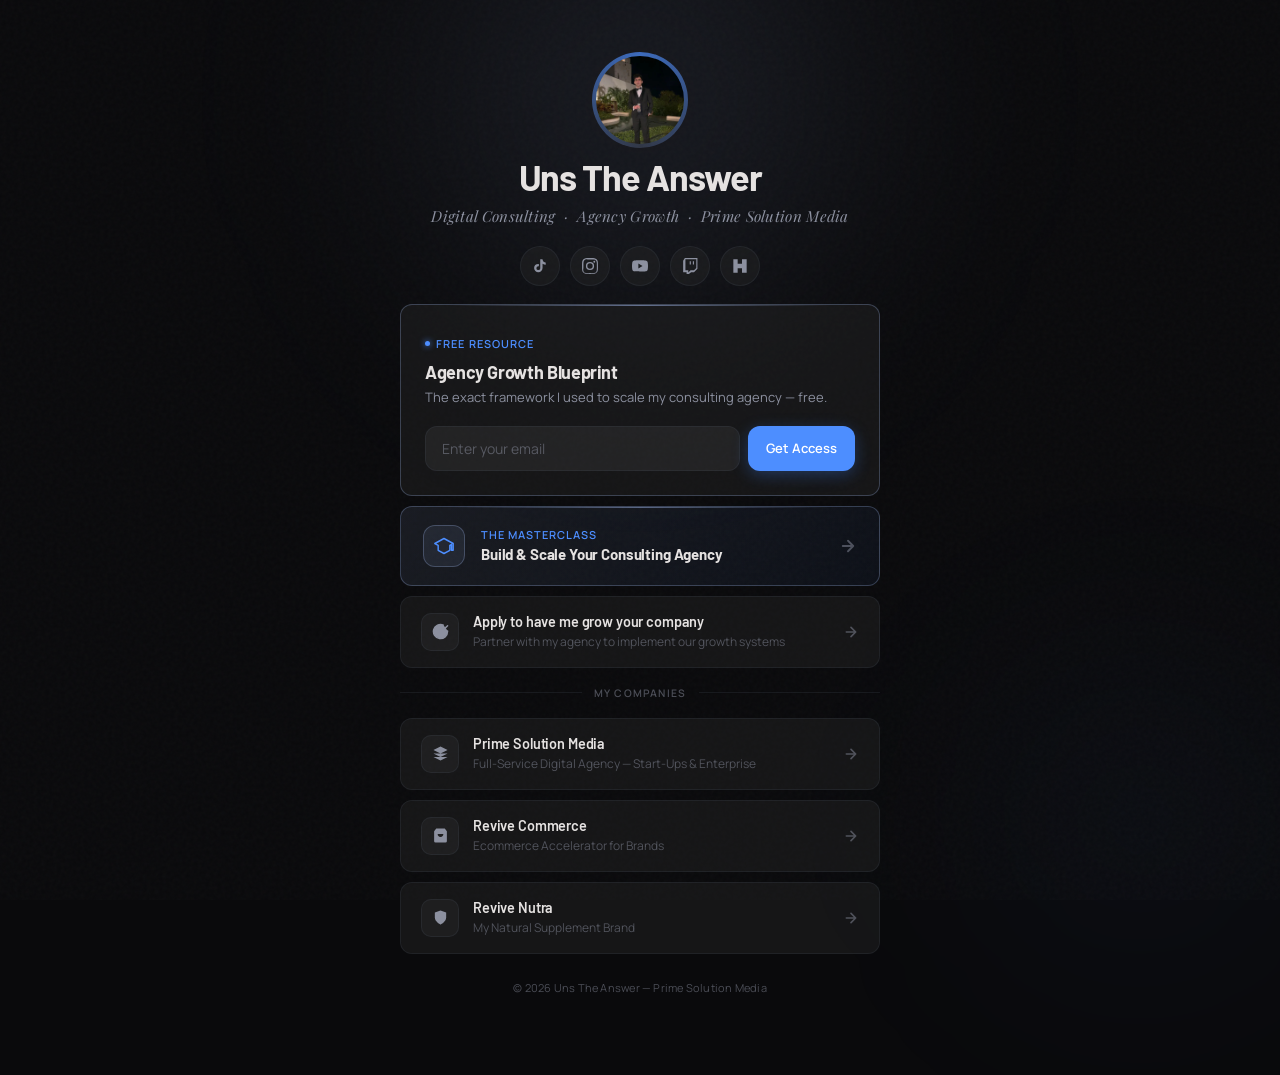
<file: index.html>
<!DOCTYPE html>
<html lang="en">
<head>
  <meta charset="UTF-8">
  <meta name="viewport" content="width=device-width, initial-scale=1.0">
  <title>Uns The Answer — Digital Consulting | Agency Growth</title>
  <meta name="description" content="Digital Consulting, Agency Growth, and Prime Solution Media. Follow @unstheanswer for tips on building and scaling your consulting agency.">
  <meta name="author" content="@unstheanswer">
  <meta property="og:type" content="website">
  <meta property="og:title" content="Uns The Answer — Digital Consulting | Agency Growth">
  <meta property="og:description" content="Digital Consulting, Agency Growth, and Prime Solution Media.">
  <meta property="og:url" content="https://unstheanswer.com">
  <meta property="og:image" content="assets/og-image.jpeg">
  <meta name="twitter:card" content="summary_large_image">
  <link rel="icon" type="image/jpeg" href="assets/favicon.jpeg">

  <!-- Fonts: Barlow (display) + Manrope (body) + Playfair Display (italic tagline) -->
  <link rel="preconnect" href="https://fonts.googleapis.com">
  <link rel="preconnect" href="https://fonts.gstatic.com" crossorigin>
  <link href="https://fonts.googleapis.com/css2?family=Barlow:wght@700;800;900&family=Manrope:wght@400;500;600;700;800&family=Playfair+Display:ital,wght@1,400;1,600&display=swap" rel="stylesheet">

  <style>
    *, *::before, *::after { box-sizing: border-box; margin: 0; padding: 0; }

    :root {
      --bg:           #0a0a0c;
      --bg-card:      rgba(42, 42, 42, 0.40);
      --bg-card-h:    rgba(55, 55, 62, 0.60);
      --border:       rgba(66, 71, 84, 0.25);
      --border-h:     rgba(66, 71, 84, 0.40);
      --border-a:     rgba(173, 198, 255, 0.25);
      --accent:       #4d8eff;
      --accent-h:     #3b82f6;
      --accent-glow:  rgba(173, 198, 255, 0.13);
      --accent-soft:  rgba(173, 198, 255, 0.08);
      --text:         #e5e2e1;
      --text-2:       #8c909f;
      --text-3:       rgba(140, 144, 159, 0.5);
      --r-card:       12px;
      --r-full:       9999px;
      --ease:         cubic-bezier(0.16, 1, 0.3, 1);
      --font-head:    'Barlow', sans-serif;
      --font-body:    'Manrope', sans-serif;
      --font-italic:  'Playfair Display', Georgia, serif;
    }

    html { -webkit-font-smoothing: antialiased; -moz-osx-font-smoothing: grayscale; }

    body {
      font-family: var(--font-body);
      background: var(--bg);
      color: var(--text);
      min-height: 100vh;
      display: flex;
      flex-direction: column;
      align-items: center;
      padding: 3.5rem 1.25rem 5rem;
      position: relative;
      overflow-x: hidden;
    }

    /* ─── Noise grain ─────────────────────────────────── */
    body::before {
      content: '';
      position: fixed; inset: 0;
      background-image: url("data:image/svg+xml,%3Csvg viewBox='0 0 256 256' xmlns='http://www.w3.org/2000/svg'%3E%3Cfilter id='noise'%3E%3CfeTurbulence type='fractalNoise' baseFrequency='0.9' numOctaves='4' stitchTiles='stitch'/%3E%3C/filter%3E%3Crect width='100%25' height='100%25' filter='url(%23noise)' opacity='1'/%3E%3C/svg%3E");
      opacity: 0.028;
      pointer-events: none;
      z-index: 0;
    }

    /* ─── Background glow ─────────────────────────────── */
    .bg-orb {
      position: fixed; border-radius: 50%;
      filter: blur(110px); pointer-events: none; z-index: 0;
    }
    .bg-orb--1 {
      width: 640px; height: 640px;
      background: radial-gradient(circle, rgba(173,198,255,0.13) 0%, transparent 70%);
      top: -220px; left: 50%; transform: translateX(-50%);
    }
    .bg-orb--2 {
      width: 480px; height: 480px;
      background: radial-gradient(circle, rgba(77,142,255,0.06) 0%, transparent 70%);
      bottom: -160px; right: -100px;
    }

    /* ─── Page wrapper ────────────────────────────────── */
    .page {
      position: relative; z-index: 1;
      width: 100%; max-width: 480px;
      display: flex; flex-direction: column;
      align-items: center;
      gap: 0.625rem;
    }

    /* ─── Avatar ──────────────────────────────────────── */
    .avatar-wrap {
      position: relative;
      width: 88px; height: 88px;
      margin-bottom: 0.25rem;
    }
    .avatar-ring {
      position: absolute; inset: -4px;
      border-radius: 50%;
      background: conic-gradient(from 0deg, var(--accent), var(--border-a), var(--accent));
      animation: spin 6s linear infinite;
      opacity: 0.7;
    }
    @keyframes spin { to { transform: rotate(360deg); } }
    .avatar-ring-mask {
      position: absolute; inset: 2px;
      border-radius: 50%;
      background: var(--bg);
    }
    .avatar-img {
      position: relative; z-index: 1;
      width: 88px; height: 88px;
      border-radius: 50%;
      object-fit: cover;
      object-position: top;
      display: block;
    }

    /* ─── Identity ────────────────────────────────────── */
    .identity { text-align: center; width: 100%; margin-bottom: 0.5rem; }
    .identity__name {
      font-family: var(--font-head);
      font-size: 2.25rem;
      font-weight: 700;
      letter-spacing: -0.03em;
      line-height: 1.08;
      color: var(--text);
      margin-bottom: 0.5rem;
    }
    .identity__tagline {
      font-family: var(--font-italic);
      font-style: italic;
      font-size: 0.95rem;
      color: var(--text-2);
      line-height: 1.5;
      font-weight: 400;
      letter-spacing: 0.02em;
    }

    /* ─── Freebie card ────────────────────────────────── */
    .freebie-card {
      width: 100%;
      background: var(--bg-card);
      border: 1px solid var(--border-a);
      border-radius: var(--r-card);
      padding: 1.5rem;
      position: relative;
      overflow: hidden;
      transition: border-color 0.3s var(--ease), background 0.3s var(--ease);
    }
    .freebie-card:hover {
      background: var(--bg-card-h);
      border-color: rgba(59, 130, 246, 0.38);
    }
    /* Subtle top-edge glow line */
    .freebie-card::before {
      content: '';
      position: absolute;
      top: 0; left: 10%; right: 10%; height: 1px;
      background: linear-gradient(90deg, transparent, rgba(173,198,255,0.5), transparent);
    }

    .freebie-badge {
      display: inline-flex; align-items: center; gap: 0.375rem;
      font-size: 0.6875rem; font-weight: 600;
      letter-spacing: 0.1em; text-transform: uppercase;
      color: var(--accent);
      margin-bottom: 0.625rem;
    }
    .freebie-badge::before {
      content: ''; width: 5px; height: 5px; border-radius: 50%;
      background: var(--accent);
      box-shadow: 0 0 6px var(--accent);
    }

    .freebie-title {
      font-family: var(--font-head);
      font-size: 1.125rem;
      font-weight: 700;
      letter-spacing: -0.02em;
      margin-bottom: 0.3rem;
    }
    .freebie-sub {
      font-size: 0.8125rem;
      color: var(--text-2);
      line-height: 1.55;
      margin-bottom: 1.125rem;
    }

    .optin-row {
      display: flex; gap: 0.5rem;
    }
    .optin-input {
      flex: 1;
      background: rgba(255,255,255,0.055);
      border: 1px solid var(--border);
      border-radius: 12px;
      padding: 0.75rem 1rem;
      font-size: 0.875rem;
      color: var(--text);
      font-family: var(--font-body);
      outline: none;
      transition: border-color 0.2s, box-shadow 0.2s;
    }
    .optin-input::placeholder { color: var(--text-3); }
    .optin-input:focus {
      border-color: rgba(59,130,246,0.45);
      box-shadow: 0 0 0 3px rgba(59,130,246,0.1);
    }
    .optin-btn {
      flex-shrink: 0;
      background: var(--accent);
      color: #fff;
      font-family: var(--font-body);
      font-size: 0.8125rem; font-weight: 600;
      border: none; border-radius: 12px;
      padding: 0.75rem 1.125rem;
      cursor: pointer; white-space: nowrap;
      transition: background 0.2s, transform 0.2s, box-shadow 0.2s;
      box-shadow: 0 4px 16px rgba(59,130,246,0.3);
    }
    .optin-btn:hover {
      background: var(--accent-h);
      transform: translateY(-1px);
      box-shadow: 0 6px 22px rgba(59,130,246,0.45);
    }
    .optin-btn:disabled { opacity: 0.55; cursor: not-allowed; transform: none; }

    /* ─── Featured link (course) ──────────────────────── */
    .featured-link {
      width: 100%;
      display: flex; align-items: center; gap: 1rem;
      padding: 1.125rem 1.375rem;
      background: linear-gradient(135deg, rgba(173,198,255,0.09) 0%, rgba(77,142,255,0.05) 100%);
      border: 1px solid var(--border-a);
      border-radius: var(--r-card);
      text-decoration: none; color: var(--text);
      transition: all 0.3s var(--ease);
      position: relative; overflow: hidden;
    }
    .featured-link::before {
      content: '';
      position: absolute;
      top: 0; left: 10%; right: 10%; height: 1px;
      background: linear-gradient(90deg, transparent, rgba(173,198,255,0.45), transparent);
    }
    .featured-link:hover {
      background: linear-gradient(135deg, rgba(173,198,255,0.15) 0%, rgba(77,142,255,0.09) 100%);
      border-color: rgba(173,198,255,0.4);
      transform: translateY(-2px);
      box-shadow: 0 12px 32px rgba(0,0,0,0.2), 0 0 0 1px rgba(173,198,255,0.15);
    }
    .featured-link:hover .fl-arrow { transform: translateX(3px); color: var(--accent); }

    .fl-icon {
      width: 42px; height: 42px; flex-shrink: 0;
      background: var(--accent-soft);
      border: 1px solid var(--border-a);
      border-radius: 12px;
      display: flex; align-items: center; justify-content: center;
      color: var(--accent);
    }
    .fl-icon svg { width: 20px; height: 20px; }
    .fl-body { flex: 1; }
    .fl-label {
      font-size: 0.6875rem; font-weight: 600;
      letter-spacing: 0.09em; text-transform: uppercase;
      color: var(--accent); margin-bottom: 0.2rem;
    }
    .fl-title {
      font-family: var(--font-head);
      font-size: 0.9375rem; font-weight: 700;
      letter-spacing: -0.01em; line-height: 1.25;
    }
    .fl-arrow {
      width: 18px; height: 18px; flex-shrink: 0;
      color: var(--text-3);
      transition: transform 0.3s var(--ease), color 0.3s var(--ease);
    }

    /* ─── Section divider ─────────────────────────────── */
    .divider {
      width: 100%;
      display: flex; align-items: center; gap: 0.75rem;
      padding: 0.5rem 0;
    }
    .divider::before, .divider::after {
      content: ''; flex: 1; height: 1px;
      background: var(--border);
    }
    .divider-label {
      font-size: 0.65rem; font-weight: 600;
      letter-spacing: 0.12em; text-transform: uppercase;
      color: var(--text-3); white-space: nowrap;
    }

    /* ─── Standard link card ──────────────────────────── */
    .link-card {
      width: 100%;
      display: flex; align-items: center; gap: 0.875rem;
      padding: 1rem 1.25rem;
      background: var(--bg-card);
      border: 1px solid var(--border);
      border-radius: var(--r-card);
      text-decoration: none; color: var(--text);
      transition: all 0.28s var(--ease);
    }
    .link-card:hover {
      background: var(--bg-card-h);
      border-color: var(--border-h);
      transform: translateY(-2px);
      box-shadow: 0 10px 28px rgba(0,0,0,0.18);
    }
    .link-card:hover .lc-arrow { transform: translateX(3px); color: var(--text-2); }

    .lc-icon {
      width: 38px; height: 38px; flex-shrink: 0;
      background: rgba(255,255,255,0.04);
      border: 1px solid var(--border);
      border-radius: 10px;
      display: flex; align-items: center; justify-content: center;
      color: var(--text-2);
      transition: background 0.28s var(--ease), border-color 0.28s var(--ease);
    }
    .link-card:hover .lc-icon {
      background: rgba(255,255,255,0.07);
      border-color: var(--border-h);
    }
    .lc-icon svg { width: 17px; height: 17px; fill: currentColor; }

    .lc-body { flex: 1; min-width: 0; }
    .lc-title {
      font-family: var(--font-head);
      font-size: 0.9rem; font-weight: 600;
      letter-spacing: -0.01em; line-height: 1.3;
    }
    .lc-sub {
      font-size: 0.75rem; color: var(--text-3);
      margin-top: 0.125rem; line-height: 1.4;
      white-space: nowrap; overflow: hidden; text-overflow: ellipsis;
    }

    .lc-arrow {
      width: 16px; height: 16px; flex-shrink: 0;
      color: var(--text-3);
      transition: transform 0.28s var(--ease), color 0.28s var(--ease);
    }

    /* ─── Social icons ────────────────────────────────── */
    .social-row {
      display: flex; align-items: center; justify-content: center;
      gap: 0.625rem;
      margin-bottom: 0.5rem;
    }
    .social-btn {
      width: 40px; height: 40px;
      border-radius: 50%;
      background: var(--bg-card);
      border: 1px solid var(--border);
      display: flex; align-items: center; justify-content: center;
      color: var(--text-2);
      text-decoration: none;
      transition: all 0.25s var(--ease);
    }
    .social-btn:hover {
      background: var(--accent-soft);
      border-color: rgba(173,198,255,0.35);
      color: var(--accent);
      transform: translateY(-2px);
      box-shadow: 0 6px 16px rgba(0,0,0,0.18);
    }
    .social-btn svg { width: 16px; height: 16px; fill: currentColor; }

    /* ─── Footer ──────────────────────────────────────── */
    .footer {
      margin-top: 1rem;
      font-size: 0.6875rem;
      color: var(--text-3);
      text-align: center;
      letter-spacing: 0.02em;
    }

    /* ─── Mobile ──────────────────────────────────────── */
    @media (max-width: 400px) {
      body { padding: 2.5rem 1rem 4rem; }
      .identity__name { font-size: 1.875rem; }
      .optin-row { flex-direction: column; }
      .optin-btn { width: 100%; text-align: center; }
    }
  </style>
</head>
<body>

  <div class="bg-orb bg-orb--1"></div>
  <div class="bg-orb bg-orb--2"></div>

  <div class="page">

    <!-- ── Avatar ─────────────────────── -->
    <div class="avatar-wrap">
      <div class="avatar-ring"></div>
      <div class="avatar-ring-mask"></div>
      <img src="assets/avatar.jpeg" alt="@unstheanswer" class="avatar-img">
    </div>

    <!-- ── Identity ───────────────────── -->
    <div class="identity">
      <h1 class="identity__name">Uns The Answer</h1>
      <p class="identity__tagline">Digital Consulting &nbsp;·&nbsp; Agency Growth &nbsp;·&nbsp; Prime Solution Media</p>
    </div>

    <!-- ── Social Icons ───────────────── -->
    <div class="social-row">

      <!-- TikTok -->
      <a href="https://www.tiktok.com/@unstheanswer" class="social-btn" target="_blank" rel="noopener" aria-label="TikTok">
        <svg viewBox="0 0 24 24"><path d="M19.59 6.69a4.83 4.83 0 0 1-3.77-4.25V2h-3.45v13.67a2.89 2.89 0 0 1-2.88 2.5 2.89 2.89 0 0 1-2.89-2.89 2.89 2.89 0 0 1 2.89-2.89c.28 0 .54.04.79.1V8.99a6.37 6.37 0 0 0-.79-.05A6.34 6.34 0 0 0 3.15 15a6.34 6.34 0 0 0 6.34 6.34 6.34 6.34 0 0 0 6.34-6.34V8.73a8.19 8.19 0 0 0 4.76 1.52V6.85a4.85 4.85 0 0 1-1-.16z"/></svg>
      </a>

      <!-- Instagram -->
      <a href="https://www.instagram.com/unstheanswer/" class="social-btn" target="_blank" rel="noopener" aria-label="Instagram">
        <svg viewBox="0 0 24 24"><path d="M12 2.16c3.2 0 3.58.01 4.85.07 1.17.05 1.97.24 2.44.41.61.24 1.05.52 1.51.98.46.46.74.9.98 1.51.17.47.36 1.27.41 2.44.06 1.27.07 1.65.07 4.85s-.01 3.58-.07 4.85c-.05 1.17-.24 1.97-.41 2.44-.24.61-.52 1.05-.98 1.51-.46.46-.9.74-1.51.98-.47.17-1.27.36-2.44.41-1.27.06-1.65.07-4.85.07s-3.58-.01-4.85-.07c-1.17-.05-1.97-.24-2.44-.41a4.08 4.08 0 0 1-1.51-.98 4.08 4.08 0 0 1-.98-1.51c-.17-.47-.36-1.27-.41-2.44C2.17 15.58 2.16 15.2 2.16 12s.01-3.58.07-4.85c.05-1.17.24-1.97.41-2.44.24-.61.52-1.05.98-1.51a4.08 4.08 0 0 1 1.51-.98c.47-.17 1.27-.36 2.44-.41C8.42 2.17 8.8 2.16 12 2.16zM12 0C8.74 0 8.33.01 7.05.07 5.78.13 4.9.33 4.14.63a5.77 5.77 0 0 0-2.09 1.36A5.77 5.77 0 0 0 .69 4.08C.39 4.84.19 5.72.13 6.99.07 8.27.06 8.68.06 11.94s.01 3.67.07 4.95c.06 1.27.26 2.15.56 2.91.31.79.72 1.46 1.36 2.09a5.77 5.77 0 0 0 2.09 1.36c.76.3 1.64.5 2.91.56 1.28.06 1.69.07 4.95.07s3.67-.01 4.95-.07c1.27-.06 2.15-.26 2.91-.56a5.77 5.77 0 0 0 2.09-1.36 5.77 5.77 0 0 0 1.36-2.09c.3-.76.5-1.64.56-2.91.06-1.28.07-1.69.07-4.95s-.01-3.67-.07-4.95c-.06-1.27-.26-2.15-.56-2.91a5.77 5.77 0 0 0-1.36-2.09A5.77 5.77 0 0 0 19.86.63c-.76-.3-1.64-.5-2.91-.56C15.67.01 15.26 0 12 0zm0 5.84a6.16 6.16 0 1 0 0 12.32 6.16 6.16 0 0 0 0-12.32zM12 16a4 4 0 1 1 0-8 4 4 0 0 1 0 8zm7.85-10.41a1.44 1.44 0 1 0-2.88 0 1.44 1.44 0 0 0 2.88 0z"/></svg>
      </a>

      <!-- YouTube -->
      <a href="https://www.youtube.com/@unstheanswer" class="social-btn" target="_blank" rel="noopener" aria-label="YouTube">
        <svg viewBox="0 0 24 24"><path d="M23.5 6.19a3.02 3.02 0 0 0-2.12-2.14C19.54 3.5 12 3.5 12 3.5s-7.54 0-9.38.55A3.02 3.02 0 0 0 .5 6.19 31.64 31.64 0 0 0 0 12a31.64 31.64 0 0 0 .5 5.81 3.02 3.02 0 0 0 2.12 2.14c1.84.55 9.38.55 9.38.55s7.54 0 9.38-.55a3.02 3.02 0 0 0 2.12-2.14A31.64 31.64 0 0 0 24 12a31.64 31.64 0 0 0-.5-5.81zM9.55 15.57V8.43L15.82 12l-6.27 3.57z"/></svg>
      </a>

      <!-- Twitch -->
      <a href="https://twitch.tv/unstheanswer" class="social-btn" target="_blank" rel="noopener" aria-label="Twitch">
        <svg viewBox="0 0 24 24"><path d="M11.57 4.71h1.71v5.14h-1.71V4.71zm4.7 0h1.72v5.14h-1.71V4.71zM4.29 0L1.71 4.29v17.14h5.15V24h3.42l3.43-2.57h4.28L23.14 16V0H4.29zm17.14 14.86l-3.43 3.43h-5.14L9.43 21.7v-3.43H5.14V1.71h16.29v13.15z"/></svg>
      </a>

      <!-- Kick -->
      <a href="https://kick.com/unstheanswer" class="social-btn" target="_blank" rel="noopener" aria-label="Kick">
        <svg viewBox="0 0 24 24"><path d="M2 2h6.5v6.5H15V2h7v20h-7v-6.5H8.5V22H2V2z"/></svg>
      </a>

    </div>

    <!-- ── Freebie Signup ─────────────── -->
    <div class="freebie-card">
      <div class="freebie-badge">Free Resource</div>
      <h2 class="freebie-title">Agency Growth Blueprint</h2>
      <p class="freebie-sub">The exact framework I used to scale my consulting agency — free.</p>
      <form data-email-form data-redirect="freebie-download.html">
        <div class="optin-row">
          <input type="email" class="optin-input" placeholder="Enter your email" required aria-label="Email address">
          <button type="submit" class="optin-btn">Get Access</button>
        </div>
      </form>
    </div>

    <!-- ── Course (featured) ──────────── -->
    <a href="course.html" class="featured-link">
      <div class="fl-icon">
        <svg viewBox="0 0 24 24" fill="none" stroke="currentColor" stroke-width="1.75" stroke-linecap="round" stroke-linejoin="round"><path d="M12 3L1 9l4 2.18v6L12 21l7-3.82v-6l2-1.09V17h2V9L12 3z"/></svg>
      </div>
      <div class="fl-body">
        <div class="fl-label">The Masterclass</div>
        <div class="fl-title">Build &amp; Scale Your Consulting Agency</div>
      </div>
      <svg class="fl-arrow" viewBox="0 0 24 24" fill="none" stroke="currentColor" stroke-width="2.5" stroke-linecap="round" stroke-linejoin="round"><path d="M5 12h14M12 5l7 7-7 7"/></svg>
    </a>

    <!-- ── Apply to have me grow your company ──────────── -->
    <a href="https://primesolutionmedia.com/apply/form/" class="link-card" target="_blank" rel="noopener">
      <div class="lc-icon">
        <svg viewBox="0 0 24 24" fill="none" stroke="currentColor" stroke-width="2" stroke-linecap="round" stroke-linejoin="round">
          <path d="M22 11.08V12a10 10 0 1 1-5.93-9.14"></path>
          <polyline points="22 4 12 14.01 9 11.01"></polyline>
        </svg>
      </div>
      <div class="lc-body">
        <div class="lc-title">Apply to have me grow your company</div>
        <div class="lc-sub">Partner with my agency to implement our growth systems</div>
      </div>
      <svg class="lc-arrow" viewBox="0 0 24 24" fill="none" stroke="currentColor" stroke-width="2.5" stroke-linecap="round" stroke-linejoin="round"><path d="M5 12h14M12 5l7 7-7 7"/></svg>
    </a>

    <!-- ── Divider ────────────────────── -->
    <div class="divider"><span class="divider-label">My Companies</span></div>

    <!-- ── Company Links ──────────────── -->
    <a href="https://primesolutionmedia.com" class="link-card" target="_blank" rel="noopener">
      <div class="lc-icon">
        <svg viewBox="0 0 24 24"><path d="M12 2L2 7l10 5 10-5-10-5zM2 17l10 5 10-5M2 12l10 5 10-5"/></svg>
      </div>
      <div class="lc-body">
        <div class="lc-title">Prime Solution Media</div>
        <div class="lc-sub">Full-Service Digital Agency — Start-Ups &amp; Enterprise</div>
      </div>
      <svg class="lc-arrow" viewBox="0 0 24 24" fill="none" stroke="currentColor" stroke-width="2.5" stroke-linecap="round" stroke-linejoin="round"><path d="M5 12h14M12 5l7 7-7 7"/></svg>
    </a>

    <a href="http://revivecommerce.com/" class="link-card" target="_blank" rel="noopener">
      <div class="lc-icon">
        <svg viewBox="0 0 24 24"><path d="M6 2L3 6v14a2 2 0 0 0 2 2h14a2 2 0 0 0 2-2V6l-3-4zM3 6h18M16 10a4 4 0 0 1-8 0"/></svg>
      </div>
      <div class="lc-body">
        <div class="lc-title">Revive Commerce</div>
        <div class="lc-sub">Ecommerce Accelerator for Brands</div>
      </div>
      <svg class="lc-arrow" viewBox="0 0 24 24" fill="none" stroke="currentColor" stroke-width="2.5" stroke-linecap="round" stroke-linejoin="round"><path d="M5 12h14M12 5l7 7-7 7"/></svg>
    </a>

    <a href="https://revivenutra.co" class="link-card" target="_blank" rel="noopener">
      <div class="lc-icon">
        <svg viewBox="0 0 24 24"><path d="M12 22s8-4 8-10V5l-8-3-8 3v7c0 6 8 10 8 10z"/></svg>
      </div>
      <div class="lc-body">
        <div class="lc-title">Revive Nutra</div>
        <div class="lc-sub">My Natural Supplement Brand</div>
      </div>
      <svg class="lc-arrow" viewBox="0 0 24 24" fill="none" stroke="currentColor" stroke-width="2.5" stroke-linecap="round" stroke-linejoin="round"><path d="M5 12h14M12 5l7 7-7 7"/></svg>
    </a>



    <!-- ── Footer ─────────────────────── -->
    <p class="footer">&copy; 2026 Uns The Answer &mdash; Prime Solution Media</p>

  </div>

  <script src="js/main.js"></script>
</body>
</html>
</file>
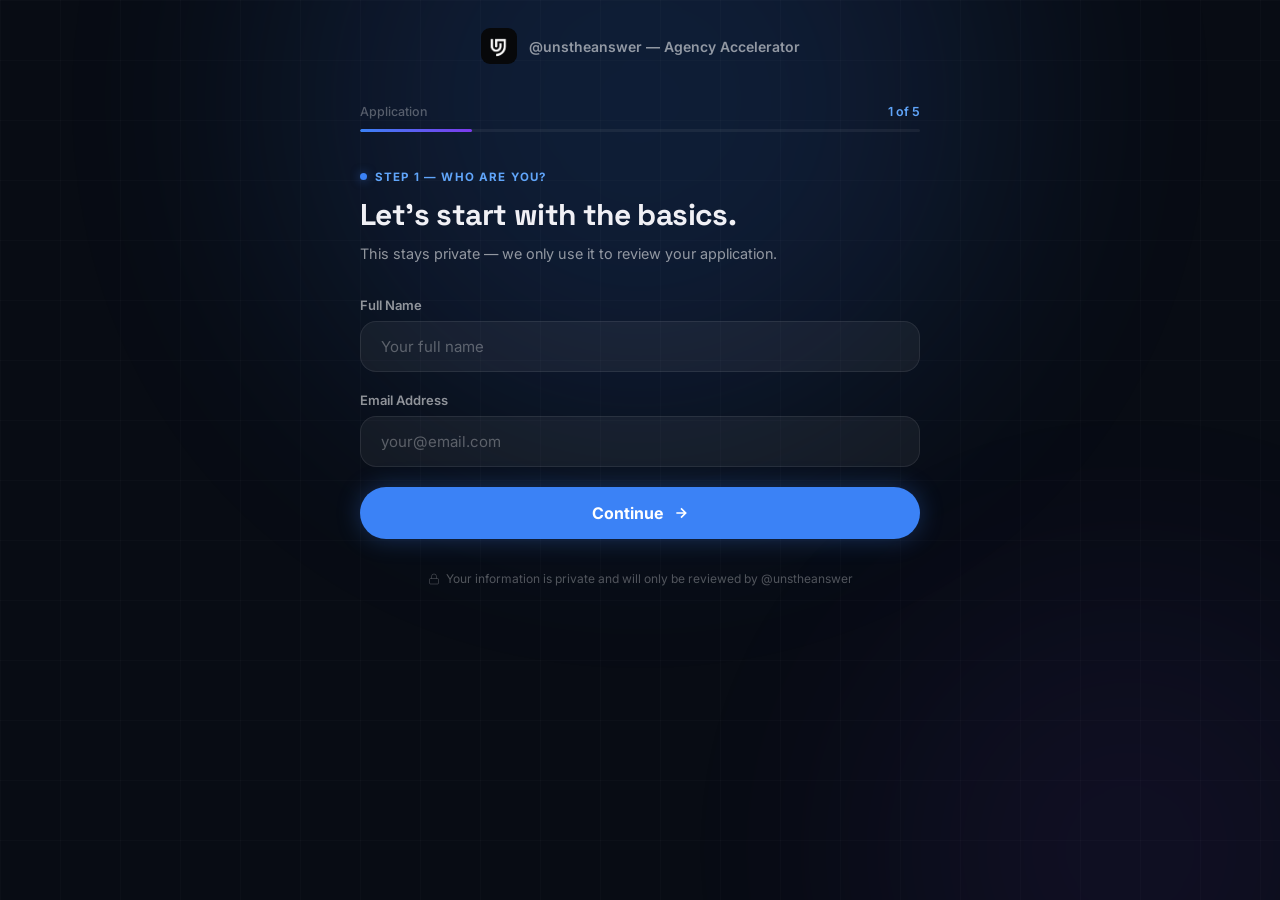
<file: apply.html>
<!DOCTYPE html>
<html lang="en">
<head>
  <meta charset="UTF-8">
  <meta name="viewport" content="width=device-width, initial-scale=1.0">
  <meta name="robots" content="noindex, nofollow">
  <title>Apply — Agency Accelerator | @unstheanswer</title>
  <link rel="icon" type="image/jpeg" href="assets/favicon.jpeg">
  <link rel="preconnect" href="https://fonts.googleapis.com">
  <link rel="preconnect" href="https://fonts.gstatic.com" crossorigin>
  <link href="https://fonts.googleapis.com/css2?family=Space+Grotesk:wght@400;500;600;700&family=Inter:wght@400;500;600;700&display=swap" rel="stylesheet">

  <style>
    *, *::before, *::after { box-sizing: border-box; margin: 0; padding: 0; }

    :root {
      --bg: #080c14;
      --card: rgba(255,255,255,0.04);
      --accent: #3b82f6;
      --accent-h: #2563eb;
      --accent-light: #60a5fa;
      --text: #f0f0f5;
      --text-2: rgba(255,255,255,0.55);
      --text-3: rgba(255,255,255,0.3);
      --border: rgba(255,255,255,0.08);
      --border-a: rgba(59,130,246,0.2);
      --r: 16px;
    }

    html { -webkit-font-smoothing: antialiased; scroll-behavior: smooth; }

    body {
      background: var(--bg);
      color: var(--text);
      font-family: 'Inter', sans-serif;
      min-height: 100vh;
      display: flex; flex-direction: column;
      align-items: center; justify-content: flex-start;
      padding: 0 1.25rem 4rem;
    }

    /* BG */
    .bg-glow {
      position: fixed; pointer-events: none; border-radius: 50%;
      filter: blur(130px); opacity: 0.15; z-index: 0;
    }
    .bg-glow-1 { width: 700px; height: 700px; background: var(--accent); top: -250px; left: 50%; transform: translateX(-50%); }
    .bg-glow-2 { width: 500px; height: 500px; background: #7c3aed; bottom: -200px; right: -100px; opacity: 0.08; }
    .bg-grid {
      position: fixed; inset: 0; pointer-events: none; z-index: 0;
      background-image: linear-gradient(rgba(255,255,255,0.018) 1px, transparent 1px), linear-gradient(90deg, rgba(255,255,255,0.018) 1px, transparent 1px);
      background-size: 60px 60px;
    }

    /* Nav */
    .nav {
      position: relative; z-index: 10;
      display: flex; align-items: center; justify-content: center;
      gap: 0.75rem; padding: 1.75rem 0 0;
      width: 100%; max-width: 560px;
    }
    .nav img { width: 36px; height: 36px; border-radius: 9px; object-fit: cover; }
    .nav-handle { font-size: 0.875rem; font-weight: 600; color: var(--text-2); }

    /* Form shell */
    .form-shell {
      position: relative; z-index: 10;
      width: 100%; max-width: 560px;
      padding-top: 2.5rem;
    }

    /* Progress */
    .progress-wrap {
      margin-bottom: 2rem;
    }
    .progress-top {
      display: flex; justify-content: space-between; align-items: center;
      margin-bottom: 0.625rem;
    }
    .progress-label { font-size: 0.78rem; color: var(--text-3); font-weight: 500; }
    .progress-count { font-size: 0.78rem; color: var(--accent-light); font-weight: 600; }
    .progress-bar-bg {
      width: 100%; height: 3px; border-radius: 3px;
      background: rgba(255,255,255,0.06); overflow: hidden;
    }
    .progress-bar-fill {
      height: 100%; border-radius: 3px;
      background: linear-gradient(90deg, var(--accent), #7c3aed);
      transition: width 0.5s cubic-bezier(0.16,1,0.3,1);
    }

    /* Step */
    .step { display: none; animation: stepIn 0.45s cubic-bezier(0.16,1,0.3,1) both; }
    .step.active { display: block; }
    @keyframes stepIn {
      from { opacity: 0; transform: translateX(24px); }
      to { opacity: 1; transform: none; }
    }

    /* Step header */
    .step-header { margin-bottom: 2rem; }
    .step-num {
      display: inline-flex; align-items: center; gap: 0.5rem;
      font-size: 0.72rem; font-weight: 700;
      letter-spacing: 0.1em; text-transform: uppercase;
      color: var(--accent-light); margin-bottom: 0.875rem;
    }
    .step-num::before {
      content: ''; width: 7px; height: 7px; border-radius: 50%;
      background: var(--accent); box-shadow: 0 0 10px rgba(59,130,246,0.5);
    }
    .step-q {
      font-family: 'Space Grotesk', sans-serif;
      font-size: clamp(1.375rem, 4vw, 1.875rem);
      font-weight: 800; line-height: 1.15;
      letter-spacing: -0.02em;
      margin-bottom: 0.625rem;
    }
    .step-sub { font-size: 0.9rem; color: var(--text-2); line-height: 1.6; }

    /* Text input */
    .field { margin-bottom: 1.25rem; }
    .field label {
      display: block; font-size: 0.8125rem; font-weight: 600;
      color: var(--text-2); margin-bottom: 0.5rem;
    }
    .field input, .field textarea {
      width: 100%;
      background: rgba(255,255,255,0.05);
      border: 1px solid var(--border);
      border-radius: var(--r);
      padding: 0.9375rem 1.25rem;
      font-size: 0.9375rem; color: var(--text);
      font-family: 'Inter', sans-serif; outline: none;
      transition: border-color 0.2s, box-shadow 0.2s;
    }
    .field textarea { resize: vertical; min-height: 100px; }
    .field input::placeholder, .field textarea::placeholder { color: var(--text-3); }
    .field input:focus, .field textarea:focus {
      border-color: rgba(59,130,246,0.5);
      box-shadow: 0 0 0 3px rgba(59,130,246,0.12);
    }

    /* Choice cards */
    .choices { display: flex; flex-direction: column; gap: 0.625rem; margin-bottom: 1.5rem; }
    .choice {
      display: flex; align-items: center; gap: 1rem;
      padding: 1rem 1.25rem;
      background: rgba(255,255,255,0.03);
      border: 1.5px solid var(--border);
      border-radius: var(--r);
      cursor: pointer; transition: all 0.2s ease;
      user-select: none;
    }
    .choice:hover { background: rgba(255,255,255,0.06); border-color: var(--border-a); }
    .choice.selected {
      background: rgba(59,130,246,0.1);
      border-color: var(--accent);
      box-shadow: 0 0 0 1px var(--accent);
    }
    .choice-radio {
      width: 20px; height: 20px; border-radius: 50%; flex-shrink: 0;
      border: 2px solid var(--border); transition: all 0.2s;
      display: flex; align-items: center; justify-content: center;
    }
    .choice.selected .choice-radio {
      border-color: var(--accent); background: var(--accent);
    }
    .choice.selected .choice-radio::after {
      content: ''; width: 7px; height: 7px; border-radius: 50%;
      background: #fff;
    }
    .choice-text { flex: 1; font-size: 0.9375rem; font-weight: 500; }
    .choice-sub { font-size: 0.8rem; color: var(--text-2); margin-top: 0.125rem; }

    /* Nav buttons */
    .step-nav {
      display: flex; gap: 0.75rem; align-items: center;
      margin-top: 0.5rem;
    }
    .btn-next {
      flex: 1; padding: 1rem;
      background: var(--accent); color: #fff;
      font-family: 'Inter', sans-serif; font-size: 1rem; font-weight: 700;
      border: none; border-radius: 999px; cursor: pointer;
      transition: all 0.25s ease;
      box-shadow: 0 0 24px rgba(59,130,246,0.3);
      display: flex; align-items: center; justify-content: center; gap: 0.625rem;
    }
    .btn-next:hover { background: var(--accent-h); transform: translateY(-1px); box-shadow: 0 0 40px rgba(59,130,246,0.45); }
    .btn-next:disabled { opacity: 0.5; cursor: not-allowed; transform: none; }
    .btn-next svg { width: 16px; height: 16px; }
    .btn-back {
      padding: 1rem 1.25rem;
      background: rgba(255,255,255,0.05); color: var(--text-2);
      font-family: 'Inter', sans-serif; font-size: 0.875rem; font-weight: 600;
      border: 1px solid var(--border); border-radius: 999px; cursor: pointer;
      transition: all 0.2s;
    }
    .btn-back:hover { background: rgba(255,255,255,0.09); color: var(--text); }

    /* Submit state */
    .btn-submit {
      flex: 1; padding: 1.125rem 2rem;
      background: linear-gradient(135deg, var(--accent), #7c3aed);
      color: #fff; font-family: 'Inter', sans-serif;
      font-size: 1.0625rem; font-weight: 700;
      border: none; border-radius: 999px; cursor: pointer;
      transition: all 0.3s ease;
      box-shadow: 0 0 40px rgba(59,130,246,0.35);
      display: flex; align-items: center; justify-content: center; gap: 0.625rem;
    }
    .btn-submit:hover { transform: translateY(-2px); box-shadow: 0 0 60px rgba(59,130,246,0.55); }
    .btn-submit:disabled { opacity: 0.5; cursor: not-allowed; transform: none; }

    /* Trust footer */
    .form-trust {
      margin-top: 2rem; text-align: center;
      font-size: 0.75rem; color: var(--text-3);
      display: flex; align-items: center; justify-content: center; gap: 0.375rem;
    }
    .form-trust svg { width: 12px; height: 12px; opacity: 0.6; }
  </style>
</head>
<body>

  <div class="bg-glow bg-glow-1"></div>
  <div class="bg-glow bg-glow-2"></div>
  <div class="bg-grid"></div>

  <nav class="nav">
    <img src="assets/favicon.jpeg" alt="@unstheanswer">
    <span class="nav-handle">@unstheanswer — Agency Accelerator</span>
  </nav>

  <div class="form-shell">

    <!-- Progress -->
    <div class="progress-wrap">
      <div class="progress-top">
        <span class="progress-label" id="progressLabel">Application</span>
        <span class="progress-count" id="progressCount">1 of 5</span>
      </div>
      <div class="progress-bar-bg">
        <div class="progress-bar-fill" id="progressFill" style="width: 20%;"></div>
      </div>
    </div>

    <!-- â•â• STEP 1: Name + Email â•â• -->
    <div class="step active" data-step="1">
      <div class="step-header">
        <div class="step-num">Step 1 — Who Are You?</div>
        <h2 class="step-q">Let's start with the basics.</h2>
        <p class="step-sub">This stays private — we only use it to review your application.</p>
      </div>
      <div class="field">
        <label for="name">Full Name</label>
        <input type="text" id="name" placeholder="Your full name" autocomplete="name">
      </div>
      <div class="field">
        <label for="email">Email Address</label>
        <input type="email" id="email" placeholder="your@email.com" autocomplete="email">
      </div>
      <div class="step-nav">
        <button class="btn-next" onclick="nextStep(1)">
          Continue
          <svg viewBox="0 0 24 24" fill="none" stroke="currentColor" stroke-width="2.5"><path d="M5 12h14M12 5l7 7-7 7"/></svg>
        </button>
      </div>
    </div>

    <!-- â•â• STEP 2: Current Situation â•â• -->
    <div class="step" data-step="2">
      <div class="step-header">
        <div class="step-num">Step 2 — Where Are You Now?</div>
        <h2 class="step-q">What best describes your current situation?</h2>
        <p class="step-sub">Be honest — we work with people at every stage.</p>
      </div>
      <div class="choices" id="situationChoices">
        <div class="choice" data-value="student" onclick="selectChoice(this, 'situationChoices')">
          <div class="choice-radio"></div>
          <div class="choice-text">Student / No business experience<div class="choice-sub">I'm starting completely from zero</div></div>
        </div>
        <div class="choice" data-value="freelancer" onclick="selectChoice(this, 'situationChoices')">
          <div class="choice-radio"></div>
          <div class="choice-text">Freelancer<div class="choice-sub">I get paid for skills but work solo, no consistent system</div></div>
        </div>
        <div class="choice" data-value="employed" onclick="selectChoice(this, 'situationChoices')">
          <div class="choice-radio"></div>
          <div class="choice-text">Employed / Side-hustling<div class="choice-sub">I have a job and want to build something on the side</div></div>
        </div>
        <div class="choice" data-value="small_biz" onclick="selectChoice(this, 'situationChoices')">
          <div class="choice-radio"></div>
          <div class="choice-text">Running a small business<div class="choice-sub">I have clients but want to scale and systematize</div></div>
        </div>
      </div>
      <div class="step-nav">
        <button class="btn-back" onclick="prevStep(2)">Back</button>
        <button class="btn-next" onclick="nextStep(2)">
          Continue
          <svg viewBox="0 0 24 24" fill="none" stroke="currentColor" stroke-width="2.5"><path d="M5 12h14M12 5l7 7-7 7"/></svg>
        </button>
      </div>
    </div>

    <!-- â•â• STEP 3: Revenue â•â• -->
    <div class="step" data-step="3">
      <div class="step-header">
        <div class="step-num">Step 3 — Current Revenue</div>
        <h2 class="step-q">What's your current monthly revenue from services?</h2>
        <p class="step-sub">Include freelance work, agency revenue, or any client-based income.</p>
      </div>
      <div class="choices" id="revenueChoices">
        <div class="choice" data-value="0" onclick="selectChoice(this, 'revenueChoices')">
          <div class="choice-radio"></div>
          <div class="choice-text">$0 — Not earning yet</div>
        </div>
        <div class="choice" data-value="1_1k" onclick="selectChoice(this, 'revenueChoices')">
          <div class="choice-radio"></div>
          <div class="choice-text">$1 — $1,000 / month</div>
        </div>
        <div class="choice" data-value="1k_5k" onclick="selectChoice(this, 'revenueChoices')">
          <div class="choice-radio"></div>
          <div class="choice-text">$1,000 — $5,000 / month</div>
        </div>
        <div class="choice" data-value="5k_plus" onclick="selectChoice(this, 'revenueChoices')">
          <div class="choice-radio"></div>
          <div class="choice-text">$5,000+ / month</div>
        </div>
      </div>
      <div class="step-nav">
        <button class="btn-back" onclick="prevStep(3)">Back</button>
        <button class="btn-next" onclick="nextStep(3)">
          Continue
          <svg viewBox="0 0 24 24" fill="none" stroke="currentColor" stroke-width="2.5"><path d="M5 12h14M12 5l7 7-7 7"/></svg>
        </button>
      </div>
    </div>

    <!-- â•â• STEP 4: Service + Goal â•â• -->
    <div class="step" data-step="4">
      <div class="step-header">
        <div class="step-num">Step 4 — Your Vision</div>
        <h2 class="step-q">What service do you want to build your agency around?</h2>
        <p class="step-sub">And what's your revenue goal in the next 6 months?</p>
      </div>
      <div class="field">
        <label for="service">What service will your agency offer?</label>
        <input type="text" id="service" placeholder="e.g. Paid ads, web design, SEO, social media, video editing…">
      </div>
      <div class="field">
        <label for="goal">Revenue goal in the next 6 months</label>
        <input type="text" id="goal" placeholder="e.g. $5,000/month, $10K/month, first client…">
      </div>
      <div class="step-nav">
        <button class="btn-back" onclick="prevStep(4)">Back</button>
        <button class="btn-next" onclick="nextStep(4)">
          Continue
          <svg viewBox="0 0 24 24" fill="none" stroke="currentColor" stroke-width="2.5"><path d="M5 12h14M12 5l7 7-7 7"/></svg>
        </button>
      </div>
    </div>

    <!-- â•â• STEP 5: Why + Submit â•â• -->
    <div class="step" data-step="5">
      <div class="step-header">
        <div class="step-num">Step 5 — Final Step</div>
        <h2 class="step-q">Why do you want to join the Agency Accelerator?</h2>
        <p class="step-sub">Write 2—3 sentences. Tell us what's holding you back and what you're ready to commit to.</p>
      </div>
      <div class="field">
        <label for="why">Your answer</label>
        <textarea id="why" placeholder="I want to join because…"></textarea>
      </div>
      <div class="step-nav">
        <button class="btn-back" onclick="prevStep(5)">Back</button>
        <button class="btn-submit" id="submitBtn" onclick="submitApplication()">
          Submit My Application
          <svg viewBox="0 0 24 24" fill="none" stroke="currentColor" stroke-width="2.5" width="18" height="18"><path d="M5 12h14M12 5l7 7-7 7"/></svg>
        </button>
      </div>
    </div>

  </div>

  <div class="form-trust">
    <svg viewBox="0 0 24 24" fill="none" stroke="currentColor" stroke-width="2"><rect x="3" y="11" width="18" height="11" rx="2" ry="2"/><path d="M7 11V7a5 5 0 0 1 10 0v4"/></svg>
    Your information is private and will only be reviewed by @unstheanswer
  </div>

  <script src="js/main.js"></script>
  <script>
    const TOTAL_STEPS = 5;
    let currentStep = 1;
    const formData = {};

    function updateProgress() {
      const pct = (currentStep / TOTAL_STEPS) * 100;
      document.getElementById('progressFill').style.width = pct + '%';
      document.getElementById('progressCount').textContent = currentStep + ' of ' + TOTAL_STEPS;
    }

    function showStep(n) {
      document.querySelectorAll('.step').forEach(s => s.classList.remove('active'));
      const target = document.querySelector('[data-step="' + n + '"]');
      if (target) target.classList.add('active');
      currentStep = n;
      updateProgress();
      window.scrollTo({ top: 0, behavior: 'smooth' });
    }

    function selectChoice(el, groupId) {
      document.querySelectorAll('#' + groupId + ' .choice').forEach(c => c.classList.remove('selected'));
      el.classList.add('selected');
    }

    function getSelectedChoice(groupId) {
      const sel = document.querySelector('#' + groupId + ' .choice.selected');
      return sel ? sel.dataset.value : null;
    }

    function nextStep(from) {
      if (from === 1) {
        const name = document.getElementById('name').value.trim();
        const email = document.getElementById('email').value.trim();
        if (!name || !email || !email.includes('@')) {
          highlight(name ? 'email' : 'name');
          return;
        }
        formData.name = name;
        formData.email = email;
      }
      if (from === 2) {
        const val = getSelectedChoice('situationChoices');
        if (!val) { alert('Please select an option'); return; }
        formData.situation = val;
      }
      if (from === 3) {
        const val = getSelectedChoice('revenueChoices');
        if (!val) { alert('Please select an option'); return; }
        formData.revenue = val;
      }
      if (from === 4) {
        const service = document.getElementById('service').value.trim();
        const goal = document.getElementById('goal').value.trim();
        if (!service || !goal) {
          highlight(service ? 'goal' : 'service');
          return;
        }
        formData.service = service;
        formData.goal = goal;
      }
      showStep(from + 1);
    }

    function prevStep(from) { showStep(from - 1); }

    function highlight(id) {
      const el = document.getElementById(id);
      if (!el) return;
      el.style.borderColor = '#ef4444';
      el.style.boxShadow = '0 0 0 3px rgba(239,68,68,0.15)';
      el.focus();
      setTimeout(() => { el.style.borderColor = ''; el.style.boxShadow = ''; }, 2000);
    }

    async function submitApplication() {
      const why = document.getElementById('why').value.trim();
      if (!why) { highlight('why'); return; }
      formData.why = why;

      const btn = document.getElementById('submitBtn');
      btn.textContent = 'Submitting…';
      btn.disabled = true;

      /* Tag subscriber in Kit as 'applied' */
      try {
        await kitSubscribe(formData.email, KIT.tags.applied);
      } catch (_) { /* silent — don't block redirect */ }

      /* Redirect to thank you page */
      window.location.href = 'thankyou.html?email=' + encodeURIComponent(formData.email);
    }

    updateProgress();
  </script>
</body>
</html>
</file>
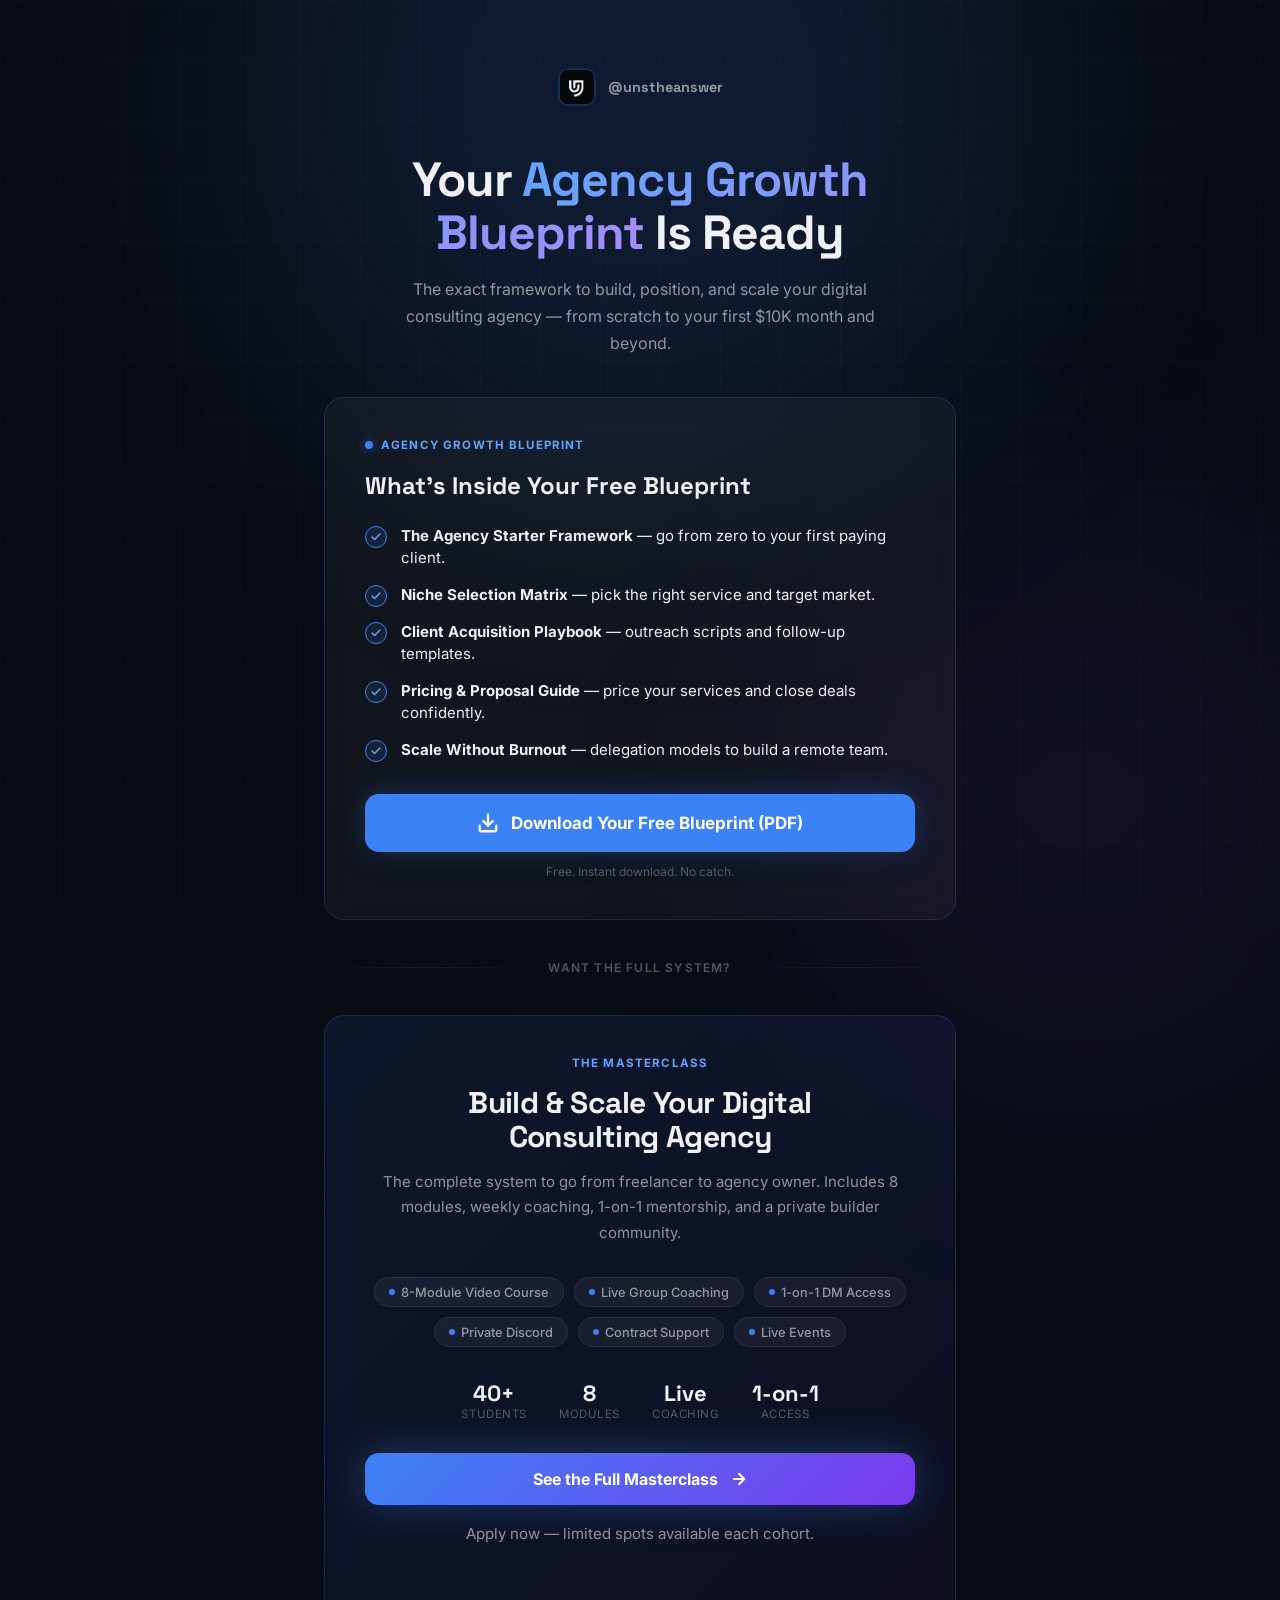
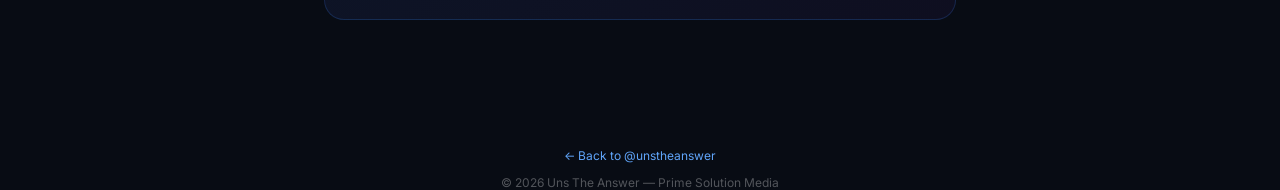
<file: freebie-download.html>
<!DOCTYPE html>
<html lang="en">
<head>
  <meta charset="UTF-8">
  <meta name="viewport" content="width=device-width, initial-scale=1.0">
  <meta name="robots" content="noindex, nofollow">
  <title>Your Agency Growth Blueprint — @unstheanswer</title>
  <link rel="icon" type="image/jpeg" href="assets/favicon.jpeg">
  <link rel="preconnect" href="https://fonts.googleapis.com">
  <link rel="preconnect" href="https://fonts.gstatic.com" crossorigin>
  <link href="https://fonts.googleapis.com/css2?family=Space+Grotesk:wght@400;500;600;700&family=Inter:wght@400;500;600;700&display=swap" rel="stylesheet">

  <style>
    *, *::before, *::after { box-sizing: border-box; margin: 0; padding: 0; }

    :root {
      --bg: #080c14;
      --bg-card: rgba(255,255,255,0.04);
      --accent: #3b82f6;
      --accent-light: #60a5fa;
      --text: #f0f0f5;
      --text-secondary: rgba(255,255,255,0.55);
      --text-muted: rgba(255,255,255,0.3);
      --border: rgba(255,255,255,0.08);
      --border-accent: rgba(59,130,246,0.2);
      --radius: 20px;
    }

    html { scroll-behavior: smooth; -webkit-font-smoothing: antialiased; }

    body {
      background: var(--bg);
      color: var(--text);
      font-family: 'Inter', sans-serif;
      min-height: 100vh;
      overflow-x: hidden;
    }

    /* Background */
    .bg-glow {
      position: fixed;
      pointer-events: none;
      border-radius: 50%;
      filter: blur(120px);
      z-index: 0;
    }
    .bg-glow--top {
      width: 800px; height: 800px;
      background: rgba(59,130,246,0.12);
      top: -300px; left: 50%;
      transform: translateX(-50%);
    }
    .bg-glow--bottom {
      width: 600px; height: 600px;
      background: rgba(124,58,237,0.07);
      bottom: -200px; right: -100px;
    }
    .bg-grid {
      position: fixed; inset: 0; pointer-events: none; z-index: 0;
      background-image:
        linear-gradient(rgba(255,255,255,0.018) 1px, transparent 1px),
        linear-gradient(90deg, rgba(255,255,255,0.018) 1px, transparent 1px);
      background-size: 60px 60px;
    }

    /* Page */
    .page {
      position: relative; z-index: 10;
      max-width: 680px;
      margin: 0 auto;
      padding: 2.5rem 1.5rem 5rem;
    }

    /* Nav */
    .nav {
      display: flex; align-items: center; justify-content: center;
      padding: 1.75rem 0 0;
      gap: 0.75rem;
    }
    .nav img {
      width: 38px; height: 38px; border-radius: 10px; object-fit: cover;
      border: 2px solid var(--border-accent);
    }
    .nav-handle {
      font-family: 'Space Grotesk', sans-serif;
      font-size: 0.9rem; font-weight: 700;
      color: var(--text-secondary);
    }

    /* Hero */
    .hero {
      text-align: center;
      padding: 3rem 0 2.5rem;
    }
    .hero-badge {
      display: inline-flex; align-items: center; gap: 0.5rem;
      padding: 0.4rem 1rem;
      background: rgba(34,197,94,0.1);
      border: 1px solid rgba(34,197,94,0.25);
      border-radius: 999px;
      font-size: 0.75rem; font-weight: 700;
      letter-spacing: 0.08em; text-transform: uppercase;
      color: #22c55e;
      margin-bottom: 1.5rem;
    }
    .hero-badge::before {
      content: '';
      width: 7px; height: 7px; border-radius: 50%;
      background: #22c55e;
    }
    .hero h1 {
      font-family: 'Space Grotesk', sans-serif;
      font-size: clamp(2rem, 5vw, 3rem);
      font-weight: 800;
      line-height: 1.1;
      letter-spacing: -0.02em;
      margin-bottom: 1rem;
    }
    .hero h1 .highlight {
      background: linear-gradient(135deg, #60a5fa, #a78bfa);
      -webkit-background-clip: text;
      -webkit-text-fill-color: transparent;
      background-clip: text;
    }
    .hero-sub {
      font-size: 1rem;
      color: var(--text-secondary);
      line-height: 1.7;
      max-width: 520px;
      margin: 0 auto;
    }

    /* Download Card */
    .download-card {
      background: var(--bg-card);
      border: 1px solid var(--border-accent);
      border-radius: var(--radius);
      padding: 2.5rem;
      margin-bottom: 2rem;
      backdrop-filter: blur(12px);
    }
    .card-eyebrow {
      font-size: 0.72rem; font-weight: 700;
      letter-spacing: 0.1em; text-transform: uppercase;
      color: var(--accent-light);
      margin-bottom: 1.25rem;
      display: flex; align-items: center; gap: 0.5rem;
    }
    .card-eyebrow::before {
      content: ''; width: 8px; height: 8px; border-radius: 50%;
      background: var(--accent);
      box-shadow: 0 0 10px rgba(59,130,246,0.6);
    }
    .card-title {
      font-family: 'Space Grotesk', sans-serif;
      font-size: 1.5rem; font-weight: 800;
      margin-bottom: 1.5rem;
      line-height: 1.2;
    }

    /* What's inside list */
    .inside-list {
      list-style: none;
      display: flex; flex-direction: column;
      gap: 0.875rem;
      margin-bottom: 2rem;
    }
    .inside-list li {
      display: flex; align-items: flex-start; gap: 0.875rem;
      font-size: 0.9375rem;
      color: var(--text);
      line-height: 1.5;
    }
    .inside-list li .check {
      width: 22px; height: 22px; flex-shrink: 0; margin-top: 1px;
      border-radius: 50%;
      background: rgba(59,130,246,0.12);
      border: 1.5px solid var(--accent);
      display: flex; align-items: center; justify-content: center;
    }
    .inside-list li .check svg {
      width: 12px; height: 12px;
      stroke: var(--accent-light);
    }

    /* Download Button */
    .btn-download {
      display: flex; align-items: center; justify-content: center;
      gap: 0.75rem;
      width: 100%;
      padding: 1.125rem 2rem;
      background: var(--accent);
      color: #fff;
      font-family: 'Inter', sans-serif;
      font-size: 1.0625rem; font-weight: 700;
      border: none; border-radius: 14px;
      cursor: pointer; text-decoration: none;
      transition: all 0.3s ease;
      box-shadow: 0 0 30px rgba(59,130,246,0.3), 0 8px 24px rgba(0,0,0,0.3);
    }
    .btn-download:hover {
      background: #2563eb;
      transform: translateY(-2px);
      box-shadow: 0 0 50px rgba(59,130,246,0.5), 0 12px 32px rgba(0,0,0,0.4);
    }
    .btn-download svg {
      width: 22px; height: 22px;
    }
    .btn-note {
      text-align: center;
      font-size: 0.75rem;
      color: var(--text-muted);
      margin-top: 0.75rem;
    }

    /* Divider */
    .divider {
      display: flex; align-items: center; gap: 1rem;
      margin: 2.5rem 0;
    }
    .divider::before, .divider::after {
      content: ''; flex: 1;
      height: 1px;
      background: linear-gradient(90deg, transparent, var(--border), transparent);
    }
    .divider-text {
      font-size: 0.75rem; font-weight: 600;
      letter-spacing: 0.1em; text-transform: uppercase;
      color: var(--text-muted);
      white-space: nowrap;
    }

    /* Course CTA */
    .course-cta {
      background: linear-gradient(135deg, rgba(59,130,246,0.1) 0%, rgba(124,58,237,0.06) 100%);
      border: 1px solid rgba(59,130,246,0.2);
      border-radius: var(--radius);
      padding: 2.5rem;
      text-align: center;
    }
    .course-cta-label {
      font-size: 0.72rem; font-weight: 700;
      letter-spacing: 0.1em; text-transform: uppercase;
      color: var(--accent-light);
      margin-bottom: 1rem;
    }
    .course-cta h2 {
      font-family: 'Space Grotesk', sans-serif;
      font-size: clamp(1.375rem, 3vw, 1.875rem);
      font-weight: 800;
      line-height: 1.15;
      letter-spacing: -0.02em;
      margin-bottom: 0.875rem;
    }
    .course-cta p {
      font-size: 0.9375rem;
      color: var(--text-secondary);
      line-height: 1.7;
      margin-bottom: 2rem;
    }
    .course-cta-perks {
      display: flex; flex-wrap: wrap;
      justify-content: center; gap: 0.625rem;
      margin-bottom: 2rem;
    }
    .perk-chip {
      display: flex; align-items: center; gap: 0.375rem;
      padding: 0.4rem 0.875rem;
      background: rgba(255,255,255,0.05);
      border: 1px solid var(--border);
      border-radius: 999px;
      font-size: 0.8rem; font-weight: 500;
      color: var(--text-secondary);
    }
    .perk-chip::before {
      content: ''; width: 6px; height: 6px; border-radius: 50%;
      background: var(--accent);
    }
    .btn-course {
      display: inline-flex; align-items: center; justify-content: center;
      gap: 0.75rem;
      padding: 1rem 2.5rem;
      background: linear-gradient(135deg, var(--accent), #7c3aed);
      color: #fff;
      font-family: 'Inter', sans-serif;
      font-size: 1rem; font-weight: 700;
      border: none; border-radius: 14px;
      cursor: pointer; text-decoration: none;
      transition: all 0.3s ease;
      box-shadow: 0 0 40px rgba(59,130,246,0.35);
      width: 100%;
    }
    .btn-course:hover {
      transform: translateY(-2px);
      box-shadow: 0 0 60px rgba(59,130,246,0.5);
    }
    .btn-course svg { width: 18px; height: 18px; }
    .course-cta-note {
      margin-top: 1rem;
      font-size: 0.75rem;
      color: var(--text-muted);
    }

    /* Social proof mini */
    .social-proof-row {
      display: flex; justify-content: center; gap: 2rem;
      margin: 2rem 0 0;
      flex-wrap: wrap;
    }
    .sp-item { text-align: center; }
    .sp-value {
      font-family: 'Space Grotesk', sans-serif;
      font-size: 1.375rem; font-weight: 800;
      color: var(--text);
    }
    .sp-label {
      font-size: 0.72rem; letter-spacing: 0.05em; text-transform: uppercase;
      color: var(--text-muted);
    }

    /* Footer */
    .page-footer {
      position: relative; z-index: 10;
      text-align: center;
      margin-top: 3rem;
      font-size: 0.75rem;
      color: var(--text-muted);
    }
    .page-footer a {
      color: var(--accent-light);
      text-decoration: none;
    }

    @media (max-width: 480px) {
      .download-card, .course-cta { padding: 1.75rem 1.5rem; }
      .social-proof-row { gap: 1.5rem; }
    }
  </style>
</head>
<body>

  <div class="bg-glow bg-glow--top"></div>
  <div class="bg-glow bg-glow--bottom"></div>
  <div class="bg-grid"></div>

  <div class="page">

    <!-- Nav -->
    <nav class="nav">
      <img src="assets/favicon.jpeg" alt="@unstheanswer">
      <span class="nav-handle">@unstheanswer</span>
    </nav>

    <!-- Hero -->
    <section class="hero">
      <h1>Your <span class="highlight">Agency Growth<br>Blueprint</span> Is Ready</h1>
      <p class="hero-sub">The exact framework to build, position, and scale your digital consulting agency — from scratch to your first $10K month and beyond.</p>
    </section>

    <!-- Download Card -->
    <div class="download-card">
      <div class="card-eyebrow">Agency Growth Blueprint</div>
      <h2 class="card-title">What's Inside Your Free Blueprint</h2>

      <ul class="inside-list">
        <li>
          <span class="check">
            <svg viewBox="0 0 24 24" fill="none" stroke="currentColor" stroke-width="3" stroke-linecap="round" stroke-linejoin="round"><polyline points="20 6 9 17 4 12"/></svg>
          </span>
          <span><strong>The Agency Starter Framework</strong> — go from zero to your first paying client.</span>
        </li>
        <li>
          <span class="check">
            <svg viewBox="0 0 24 24" fill="none" stroke="currentColor" stroke-width="3" stroke-linecap="round" stroke-linejoin="round"><polyline points="20 6 9 17 4 12"/></svg>
          </span>
          <span><strong>Niche Selection Matrix</strong> — pick the right service and target market.</span>
        </li>
        <li>
          <span class="check">
            <svg viewBox="0 0 24 24" fill="none" stroke="currentColor" stroke-width="3" stroke-linecap="round" stroke-linejoin="round"><polyline points="20 6 9 17 4 12"/></svg>
          </span>
          <span><strong>Client Acquisition Playbook</strong> — outreach scripts and follow-up templates.</span>
        </li>
        <li>
          <span class="check">
            <svg viewBox="0 0 24 24" fill="none" stroke="currentColor" stroke-width="3" stroke-linecap="round" stroke-linejoin="round"><polyline points="20 6 9 17 4 12"/></svg>
          </span>
          <span><strong>Pricing & Proposal Guide</strong> — price your services and close deals confidently.</span>
        </li>
        <li>
          <span class="check">
            <svg viewBox="0 0 24 24" fill="none" stroke="currentColor" stroke-width="3" stroke-linecap="round" stroke-linejoin="round"><polyline points="20 6 9 17 4 12"/></svg>
          </span>
          <span><strong>Scale Without Burnout</strong> — delegation models to build a remote team.</span>
        </li>
      </ul>

      <a href="assets/agency-growth-blueprint.pdf" download class="btn-download">
        <svg viewBox="0 0 24 24" fill="none" stroke="currentColor" stroke-width="2.5" stroke-linecap="round" stroke-linejoin="round"><path d="M21 15v4a2 2 0 0 1-2 2H5a2 2 0 0 1-2-2v-4"/><polyline points="7 10 12 15 17 10"/><line x1="12" y1="15" x2="12" y2="3"/></svg>
        Download Your Free Blueprint (PDF)
      </a>
      <p class="btn-note">Free. Instant download. No catch.</p>
    </div>

    <!-- Divider -->
    <div class="divider">
      <span class="divider-text">Want the full system?</span>
    </div>

    <!-- Course CTA -->
    <div class="course-cta">
      <div class="course-cta-label">The Masterclass</div>
      <h2>Build & Scale Your Digital<br>Consulting Agency</h2>
      <p>The complete system to go from freelancer to agency owner. Includes 8 modules, weekly coaching, 1-on-1 mentorship, and a private builder community.</p>

      <div class="course-cta-perks">
        <span class="perk-chip">8-Module Video Course</span>
        <span class="perk-chip">Live Group Coaching</span>
        <span class="perk-chip">1-on-1 DM Access</span>
        <span class="perk-chip">Private Discord</span>
        <span class="perk-chip">Contract Support</span>
        <span class="perk-chip">Live Events</span>
      </div>

      <div class="social-proof-row" style="margin-bottom: 2rem;">
        <div class="sp-item">
          <div class="sp-value">40+</div>
          <div class="sp-label">Students</div>
        </div>
        <div class="sp-item">
          <div class="sp-value">8</div>
          <div class="sp-label">Modules</div>
        </div>
        <div class="sp-item">
          <div class="sp-value">Live</div>
          <div class="sp-label">Coaching</div>
        </div>
        <div class="sp-item">
          <div class="sp-value">1-on-1</div>
          <div class="sp-label">Access</div>
        </div>
      </div>

      <a href="course.html" class="btn-course">
        See the Full Masterclass
        <svg viewBox="0 0 24 24" fill="none" stroke="currentColor" stroke-width="2.5" stroke-linecap="round" stroke-linejoin="round"><line x1="5" y1="12" x2="19" y2="12"/><polyline points="12 5 19 12 12 19"/></svg>
      </a>
      <p class="course-cta-note">Apply now — limited spots available each cohort.</p>
    </div>

  </div>

  <footer class="page-footer">
    <a href="index.html">&larr; Back to @unstheanswer</a>
    <p style="margin-top: 0.75rem;">&copy; 2026 Uns The Answer &mdash; Prime Solution Media</p>
  </footer>

</body>
</html>
</file>
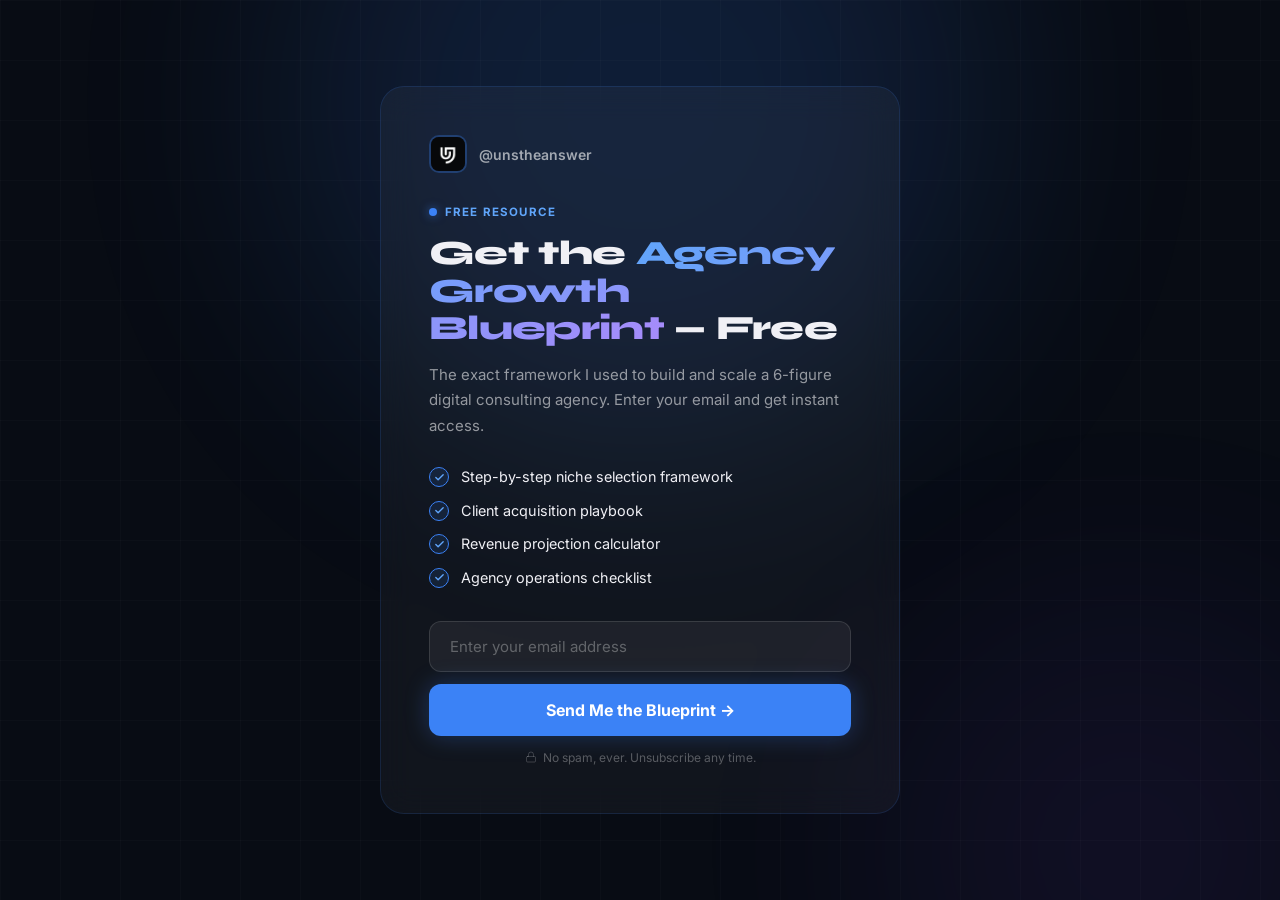
<file: freebie.html>
<!DOCTYPE html>
<html lang="en">
<head>
  <meta charset="UTF-8">
  <meta name="viewport" content="width=device-width, initial-scale=1.0">
  <meta name="robots" content="noindex, nofollow">
  <title>Free Agency Growth Blueprint — @unstheanswer</title>
  <link rel="icon" type="image/jpeg" href="assets/favicon.jpeg">
  <link rel="preconnect" href="https://fonts.googleapis.com">
  <link rel="preconnect" href="https://fonts.gstatic.com" crossorigin>
  <link href="https://fonts.googleapis.com/css2?family=Inter:wght@400;500;600;700&family=Syne:wght@700;800&display=swap" rel="stylesheet">

  <style>
    *, *::before, *::after { box-sizing: border-box; margin: 0; padding: 0; }

    :root {
      --accent: #3b82f6;
      --accent-hover: #2563eb;
      --accent-light: #60a5fa;
    }

    html { -webkit-font-smoothing: antialiased; }

    body {
      background: #080c14;
      color: #f0f0f5;
      font-family: 'Inter', sans-serif;
      min-height: 100vh;
      display: flex;
      flex-direction: column;
      align-items: center;
      justify-content: center;
      padding: 2rem 1.25rem;
      position: relative;
      overflow-x: hidden;
    }

    /* Background */
    .bg-glow {
      position: fixed; pointer-events: none; z-index: 0; border-radius: 50%;
      filter: blur(120px); opacity: 0.15;
    }
    .bg-glow--1 {
      width: 700px; height: 700px;
      background: var(--accent);
      top: -250px; left: 50%; transform: translateX(-50%);
    }
    .bg-glow--2 {
      width: 500px; height: 500px;
      background: #7c3aed;
      bottom: -200px; right: -100px; opacity: 0.08;
    }
    .bg-grid {
      position: fixed; inset: 0; pointer-events: none; z-index: 0;
      background-image:
        linear-gradient(rgba(255,255,255,0.018) 1px, transparent 1px),
        linear-gradient(90deg, rgba(255,255,255,0.018) 1px, transparent 1px);
      background-size: 60px 60px;
    }

    /* Card */
    .card {
      position: relative; z-index: 10;
      width: 100%; max-width: 520px;
      background: rgba(255,255,255,0.04);
      border: 1px solid rgba(59,130,246,0.15);
      border-radius: 24px;
      padding: clamp(2rem, 5vw, 3rem);
      backdrop-filter: blur(16px);
      animation: cardIn 0.7s cubic-bezier(0.16,1,0.3,1) both;
    }
    @keyframes cardIn {
      from { opacity: 0; transform: translateY(20px) scale(0.98); }
      to { opacity: 1; transform: none; }
    }

    /* Branding */
    .branding {
      display: flex; align-items: center; gap: 0.75rem;
      margin-bottom: 2rem;
    }
    .branding img {
      width: 38px; height: 38px; border-radius: 10px;
      object-fit: cover;
      border: 2px solid rgba(59,130,246,0.3);
    }
    .branding-handle {
      font-size: 0.875rem; font-weight: 600;
      color: rgba(255,255,255,0.6);
    }

    /* Label */
    .eyebrow {
      display: flex; align-items: center; gap: 0.5rem;
      font-size: 0.72rem; font-weight: 700;
      letter-spacing: 0.1em; text-transform: uppercase;
      color: var(--accent-light);
      margin-bottom: 1rem;
    }
    .eyebrow::before {
      content: ''; width: 8px; height: 8px; border-radius: 50%;
      background: var(--accent);
      box-shadow: 0 0 10px rgba(59,130,246,0.6);
    }

    /* Headline */
    h1 {
      font-family: 'Syne', sans-serif;
      font-size: clamp(1.625rem, 4vw, 2.125rem);
      font-weight: 800;
      line-height: 1.1;
      letter-spacing: -0.02em;
      margin-bottom: 0.875rem;
    }
    h1 .hl {
      background: linear-gradient(135deg, #60a5fa, #a78bfa);
      -webkit-background-clip: text;
      -webkit-text-fill-color: transparent;
      background-clip: text;
    }

    /* Sub */
    .sub {
      font-size: 0.9375rem;
      color: rgba(255,255,255,0.55);
      line-height: 1.7;
      margin-bottom: 1.75rem;
    }

    /* What's inside */
    .inside-list {
      list-style: none;
      display: flex; flex-direction: column;
      gap: 0.75rem;
      margin-bottom: 2rem;
    }
    .inside-list li {
      display: flex; align-items: flex-start; gap: 0.75rem;
      font-size: 0.9rem; color: #f0f0f5; line-height: 1.5;
    }
    .check-icon {
      width: 20px; height: 20px; flex-shrink: 0; margin-top: 1px;
      border-radius: 50%;
      background: rgba(59,130,246,0.12);
      border: 1.5px solid var(--accent);
      display: flex; align-items: center; justify-content: center;
    }
    .check-icon svg { width: 11px; height: 11px; stroke: var(--accent-light); }

    /* Form */
    .signup-form {
      display: flex; flex-direction: column; gap: 0.75rem;
    }
    .signup-form input[type="email"] {
      width: 100%;
      background: rgba(255,255,255,0.06);
      border: 1px solid rgba(255,255,255,0.12);
      border-radius: 12px;
      padding: 0.9375rem 1.25rem;
      font-size: 0.9375rem; color: #f0f0f5;
      font-family: 'Inter', sans-serif;
      outline: none;
      transition: border-color 0.2s, box-shadow 0.2s;
    }
    .signup-form input::placeholder { color: rgba(255,255,255,0.3); }
    .signup-form input:focus {
      border-color: rgba(59,130,246,0.5);
      box-shadow: 0 0 0 3px rgba(59,130,246,0.12);
    }
    .signup-form button {
      width: 100%;
      padding: 1rem;
      background: var(--accent);
      color: #fff;
      font-family: 'Inter', sans-serif;
      font-size: 1rem; font-weight: 700;
      border: none; border-radius: 12px;
      cursor: pointer;
      transition: all 0.25s ease;
      box-shadow: 0 0 24px rgba(59,130,246,0.3);
    }
    .signup-form button:hover {
      background: var(--accent-hover);
      transform: translateY(-1px);
      box-shadow: 0 0 40px rgba(59,130,246,0.5);
    }
    .signup-form button:disabled { opacity: 0.6; cursor: not-allowed; transform: none; }

    /* Trust */
    .trust-note {
      display: flex; align-items: center; justify-content: center;
      gap: 0.375rem;
      margin-top: 0.875rem;
      font-size: 0.75rem;
      color: rgba(255,255,255,0.3);
    }
    .trust-note svg { width: 12px; height: 12px; opacity: 0.6; }
  </style>
</head>
<body>

  <div class="bg-glow bg-glow--1"></div>
  <div class="bg-glow bg-glow--2"></div>
  <div class="bg-grid"></div>

  <div class="card">

    <!-- Branding -->
    <div class="branding">
      <img src="assets/favicon.jpeg" alt="@unstheanswer">
      <span class="branding-handle">@unstheanswer</span>
    </div>

    <!-- Label -->
    <div class="eyebrow">Free Resource</div>

    <!-- Headline -->
    <h1>Get the <span class="hl">Agency Growth<br>Blueprint</span> — Free</h1>

    <!-- Sub -->
    <p class="sub">The exact framework I used to build and scale a 6-figure digital consulting agency. Enter your email and get instant access.</p>

    <!-- What's inside -->
    <ul class="inside-list">
      <li>
        <span class="check-icon"><svg viewBox="0 0 24 24" fill="none" stroke="currentColor" stroke-width="3" stroke-linecap="round" stroke-linejoin="round"><polyline points="20 6 9 17 4 12"/></svg></span>
        Step-by-step niche selection framework
      </li>
      <li>
        <span class="check-icon"><svg viewBox="0 0 24 24" fill="none" stroke="currentColor" stroke-width="3" stroke-linecap="round" stroke-linejoin="round"><polyline points="20 6 9 17 4 12"/></svg></span>
        Client acquisition playbook
      </li>
      <li>
        <span class="check-icon"><svg viewBox="0 0 24 24" fill="none" stroke="currentColor" stroke-width="3" stroke-linecap="round" stroke-linejoin="round"><polyline points="20 6 9 17 4 12"/></svg></span>
        Revenue projection calculator
      </li>
      <li>
        <span class="check-icon"><svg viewBox="0 0 24 24" fill="none" stroke="currentColor" stroke-width="3" stroke-linecap="round" stroke-linejoin="round"><polyline points="20 6 9 17 4 12"/></svg></span>
        Agency operations checklist
      </li>
    </ul>

    <!-- Form -->
    <form class="signup-form" data-email-form data-redirect="freebie-download.html">
      <input type="email" placeholder="Enter your email address" required aria-label="Email address">
      <button type="submit">Send Me the Blueprint →</button>
    </form>

    <!-- Trust -->
    <p class="trust-note">
      <svg viewBox="0 0 24 24" fill="none" stroke="currentColor" stroke-width="2" stroke-linecap="round" stroke-linejoin="round"><rect x="3" y="11" width="18" height="11" rx="2" ry="2"/><path d="M7 11V7a5 5 0 0 1 10 0v4"/></svg>
      No spam, ever. Unsubscribe any time.
    </p>

  </div>

  <script src="js/main.js"></script>
</body>
</html>
</file>
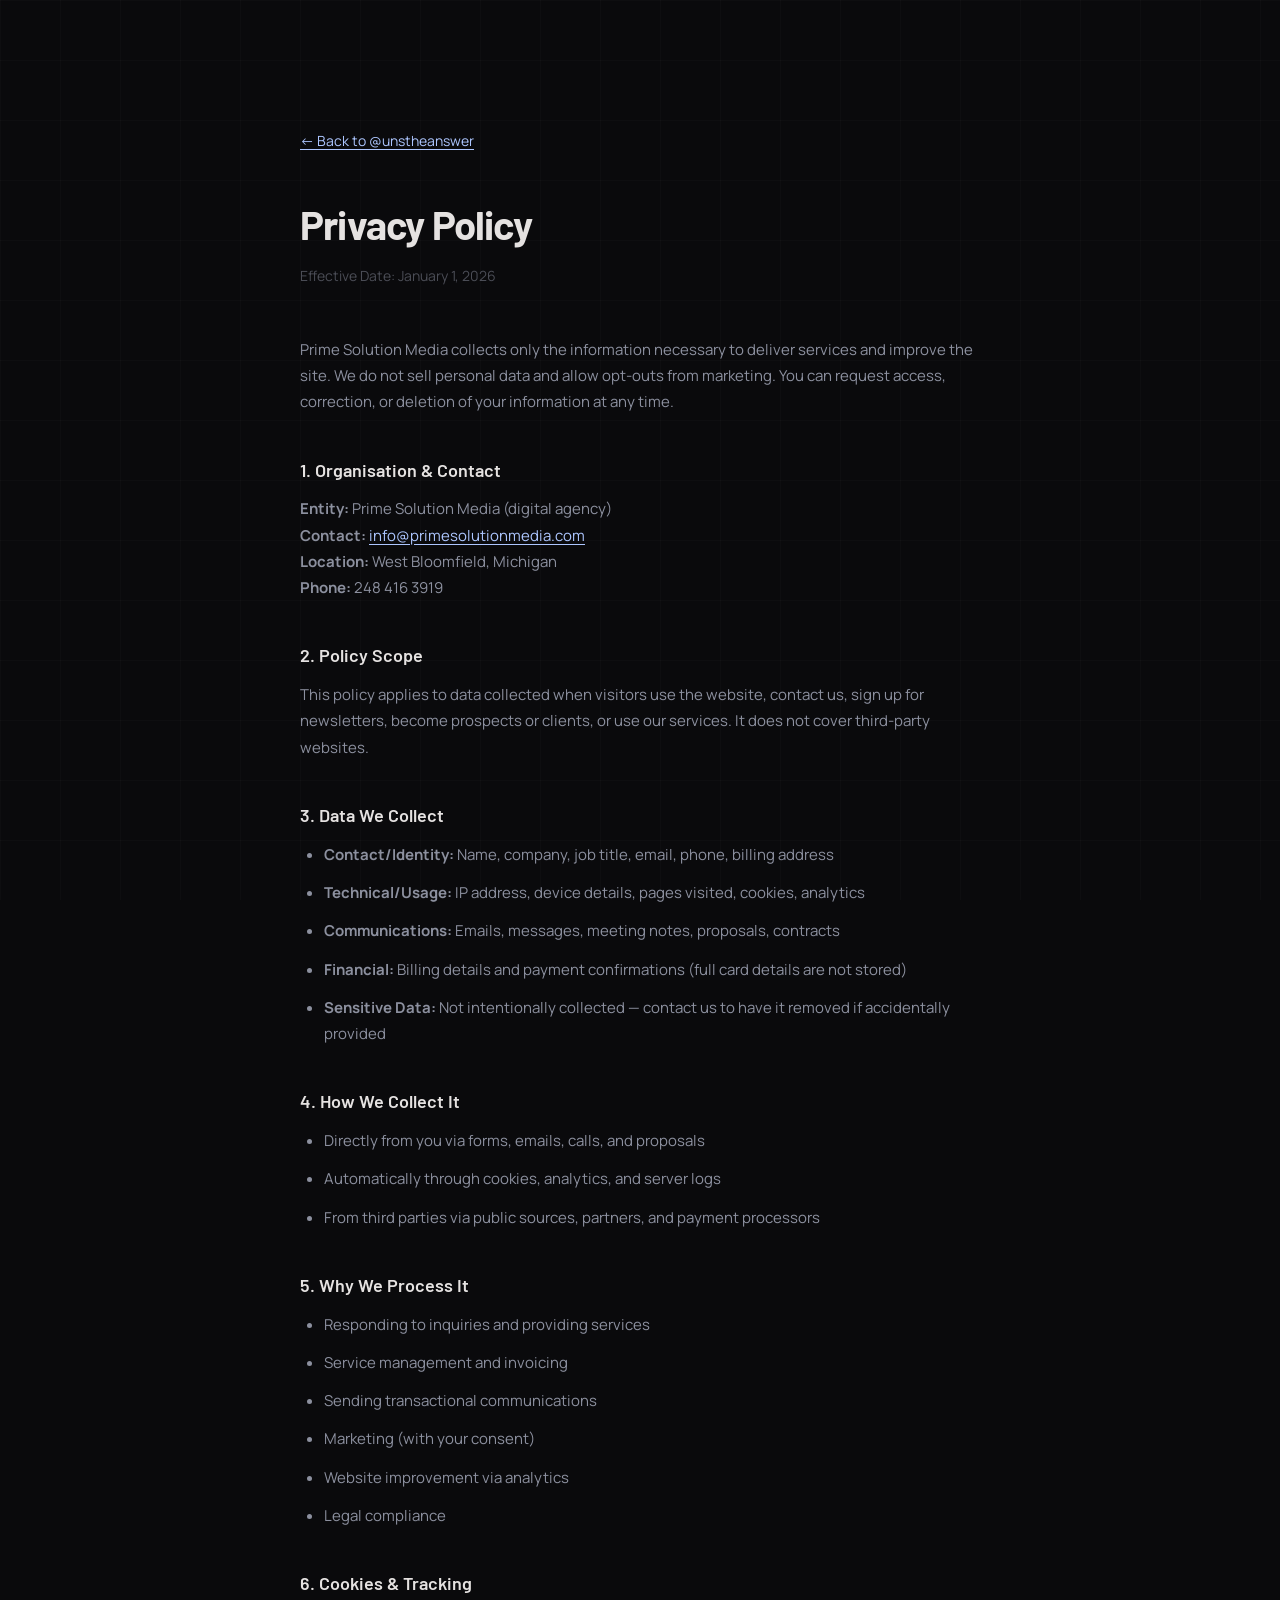
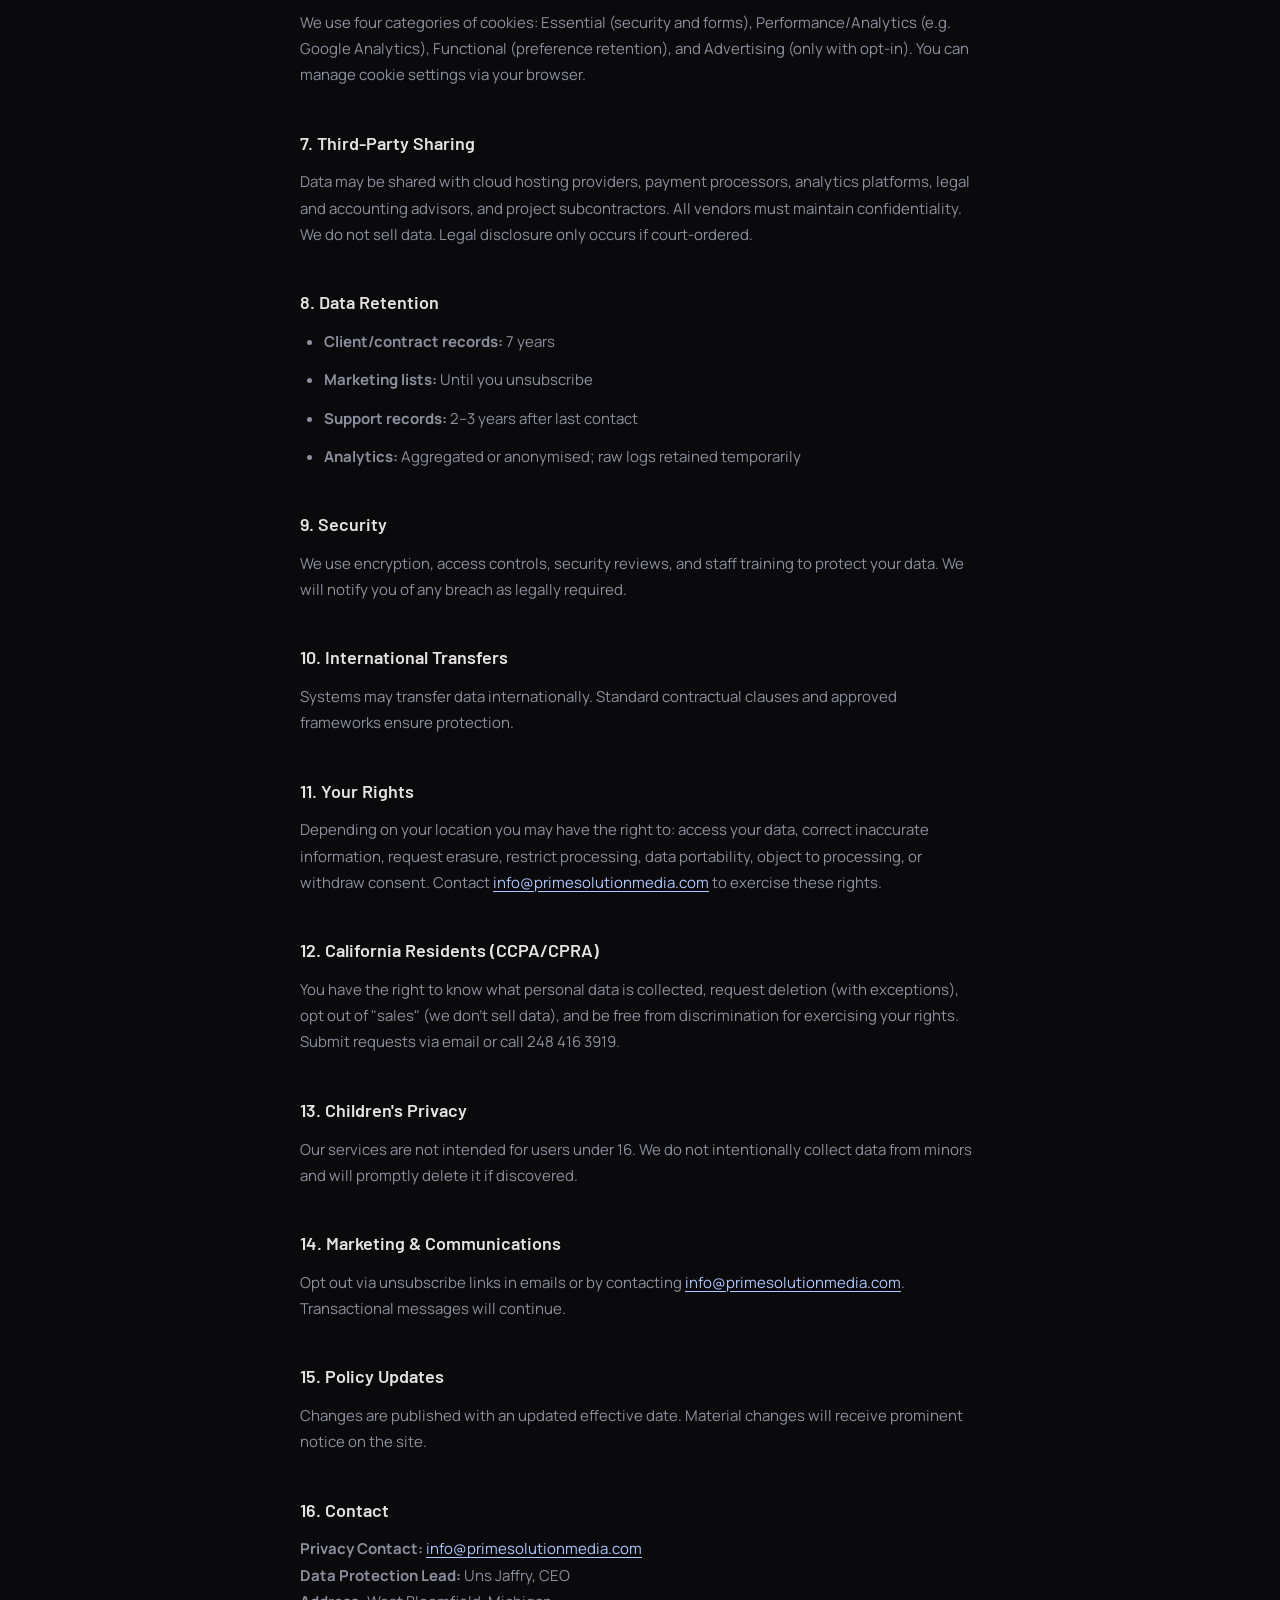
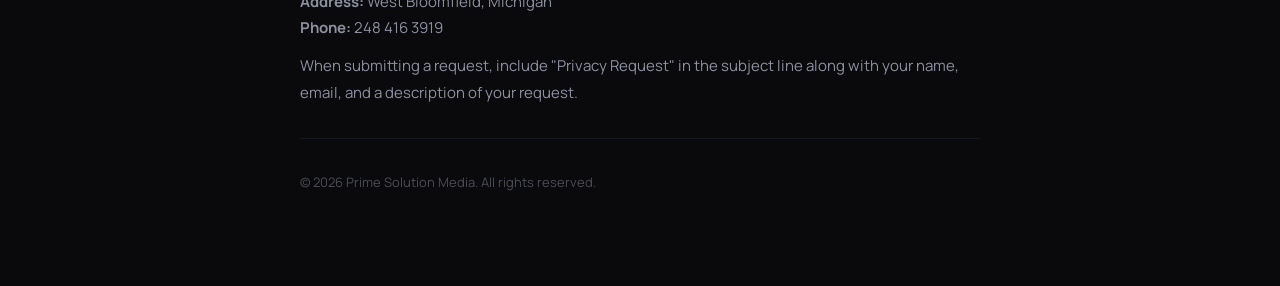
<file: privacy-policy.html>
<!DOCTYPE html>
<html lang="en">
<head>
  <meta charset="UTF-8">
  <meta name="viewport" content="width=device-width, initial-scale=1.0">
  <title>Privacy Policy — @unstheanswer</title>
  <meta name="robots" content="noindex, nofollow">
  <link rel="preconnect" href="https://fonts.googleapis.com">
  <link rel="preconnect" href="https://fonts.gstatic.com" crossorigin>
  <link href="https://fonts.googleapis.com/css2?family=Inter:wght@400;500;600&family=Syne:wght@600;700&display=swap" rel="stylesheet">
  <link rel="stylesheet" href="css/style.css">
  <style>
    .legal-page {
      max-width: 760px;
      margin: 0 auto;
      padding: clamp(5rem, 10vw, 8rem) clamp(1.25rem, 4vw, 2.5rem) 5rem;
      position: relative;
      z-index: 1;
    }
    .legal-page h1 {
      font-family: var(--font-display);
      font-size: clamp(1.75rem, 4vw, 2.5rem);
      font-weight: 700;
      letter-spacing: -0.02em;
      margin-bottom: 0.5rem;
    }
    .legal-page .effective {
      font-size: 0.875rem;
      color: var(--text-muted);
      margin-bottom: 3rem;
    }
    .legal-page h2 {
      font-family: var(--font-display);
      font-size: 1.125rem;
      font-weight: 600;
      color: var(--text-primary);
      margin: 2.5rem 0 0.75rem;
    }
    .legal-page p, .legal-page li {
      font-size: 0.9375rem;
      color: var(--text-secondary);
      line-height: 1.75;
      margin-bottom: 0.75rem;
    }
    .legal-page ul {
      padding-left: 1.5rem;
      margin-bottom: 1rem;
    }
    .legal-page a {
      color: var(--accent-light);
      text-decoration: underline;
      text-underline-offset: 3px;
    }
    .legal-page a:hover {
      color: var(--text-primary);
    }
    .legal-back {
      display: inline-flex;
      align-items: center;
      gap: 0.5rem;
      font-size: 0.875rem;
      color: var(--text-muted);
      margin-bottom: 2.5rem;
      transition: color 0.25s;
    }
    .legal-back:hover { color: var(--accent-light); }
    .legal-divider {
      border: none;
      border-top: 1px solid var(--border-color);
      margin: 2rem 0;
    }
  </style>
</head>
<body>
  <div class="bg-grid"></div>

  <div class="legal-page">
    <a href="index.html" class="legal-back">&larr; Back to @unstheanswer</a>

    <h1>Privacy Policy</h1>
    <p class="effective">Effective Date: January 1, 2026</p>

    <p>Prime Solution Media collects only the information necessary to deliver services and improve the site. We do not sell personal data and allow opt-outs from marketing. You can request access, correction, or deletion of your information at any time.</p>

    <h2>1. Organisation &amp; Contact</h2>
    <p><strong>Entity:</strong> Prime Solution Media (digital agency)<br>
    <strong>Contact:</strong> <a href="mailto:info@primesolutionmedia.com">info@primesolutionmedia.com</a><br>
    <strong>Location:</strong> West Bloomfield, Michigan<br>
    <strong>Phone:</strong> 248 416 3919</p>

    <h2>2. Policy Scope</h2>
    <p>This policy applies to data collected when visitors use the website, contact us, sign up for newsletters, become prospects or clients, or use our services. It does not cover third-party websites.</p>

    <h2>3. Data We Collect</h2>
    <ul>
      <li><strong>Contact/Identity:</strong> Name, company, job title, email, phone, billing address</li>
      <li><strong>Technical/Usage:</strong> IP address, device details, pages visited, cookies, analytics</li>
      <li><strong>Communications:</strong> Emails, messages, meeting notes, proposals, contracts</li>
      <li><strong>Financial:</strong> Billing details and payment confirmations (full card details are not stored)</li>
      <li><strong>Sensitive Data:</strong> Not intentionally collected — contact us to have it removed if accidentally provided</li>
    </ul>

    <h2>4. How We Collect It</h2>
    <ul>
      <li>Directly from you via forms, emails, calls, and proposals</li>
      <li>Automatically through cookies, analytics, and server logs</li>
      <li>From third parties via public sources, partners, and payment processors</li>
    </ul>

    <h2>5. Why We Process It</h2>
    <ul>
      <li>Responding to inquiries and providing services</li>
      <li>Service management and invoicing</li>
      <li>Sending transactional communications</li>
      <li>Marketing (with your consent)</li>
      <li>Website improvement via analytics</li>
      <li>Legal compliance</li>
    </ul>

    <h2>6. Cookies &amp; Tracking</h2>
    <p>We use four categories of cookies: Essential (security and forms), Performance/Analytics (e.g. Google Analytics), Functional (preference retention), and Advertising (only with opt-in). You can manage cookie settings via your browser.</p>

    <h2>7. Third-Party Sharing</h2>
    <p>Data may be shared with cloud hosting providers, payment processors, analytics platforms, legal and accounting advisors, and project subcontractors. All vendors must maintain confidentiality. We do not sell data. Legal disclosure only occurs if court-ordered.</p>

    <h2>8. Data Retention</h2>
    <ul>
      <li><strong>Client/contract records:</strong> 7 years</li>
      <li><strong>Marketing lists:</strong> Until you unsubscribe</li>
      <li><strong>Support records:</strong> 2–3 years after last contact</li>
      <li><strong>Analytics:</strong> Aggregated or anonymised; raw logs retained temporarily</li>
    </ul>

    <h2>9. Security</h2>
    <p>We use encryption, access controls, security reviews, and staff training to protect your data. We will notify you of any breach as legally required.</p>

    <h2>10. International Transfers</h2>
    <p>Systems may transfer data internationally. Standard contractual clauses and approved frameworks ensure protection.</p>

    <h2>11. Your Rights</h2>
    <p>Depending on your location you may have the right to: access your data, correct inaccurate information, request erasure, restrict processing, data portability, object to processing, or withdraw consent. Contact <a href="mailto:info@primesolutionmedia.com">info@primesolutionmedia.com</a> to exercise these rights.</p>

    <h2>12. California Residents (CCPA/CPRA)</h2>
    <p>You have the right to know what personal data is collected, request deletion (with exceptions), opt out of "sales" (we don't sell data), and be free from discrimination for exercising your rights. Submit requests via email or call 248 416 3919.</p>

    <h2>13. Children's Privacy</h2>
    <p>Our services are not intended for users under 16. We do not intentionally collect data from minors and will promptly delete it if discovered.</p>

    <h2>14. Marketing &amp; Communications</h2>
    <p>Opt out via unsubscribe links in emails or by contacting <a href="mailto:info@primesolutionmedia.com">info@primesolutionmedia.com</a>. Transactional messages will continue.</p>

    <h2>15. Policy Updates</h2>
    <p>Changes are published with an updated effective date. Material changes will receive prominent notice on the site.</p>

    <h2>16. Contact</h2>
    <p><strong>Privacy Contact:</strong> <a href="mailto:info@primesolutionmedia.com">info@primesolutionmedia.com</a><br>
    <strong>Data Protection Lead:</strong> Uns Jaffry, CEO<br>
    <strong>Address:</strong> West Bloomfield, Michigan<br>
    <strong>Phone:</strong> 248 416 3919</p>
    <p>When submitting a request, include "Privacy Request" in the subject line along with your name, email, and a description of your request.</p>

    <hr class="legal-divider">
    <p style="font-size:0.8125rem; color: var(--text-muted);">&copy; 2026 Prime Solution Media. All rights reserved.</p>
  </div>

  <script src="js/main.js"></script>
</body>
</html>
</file>
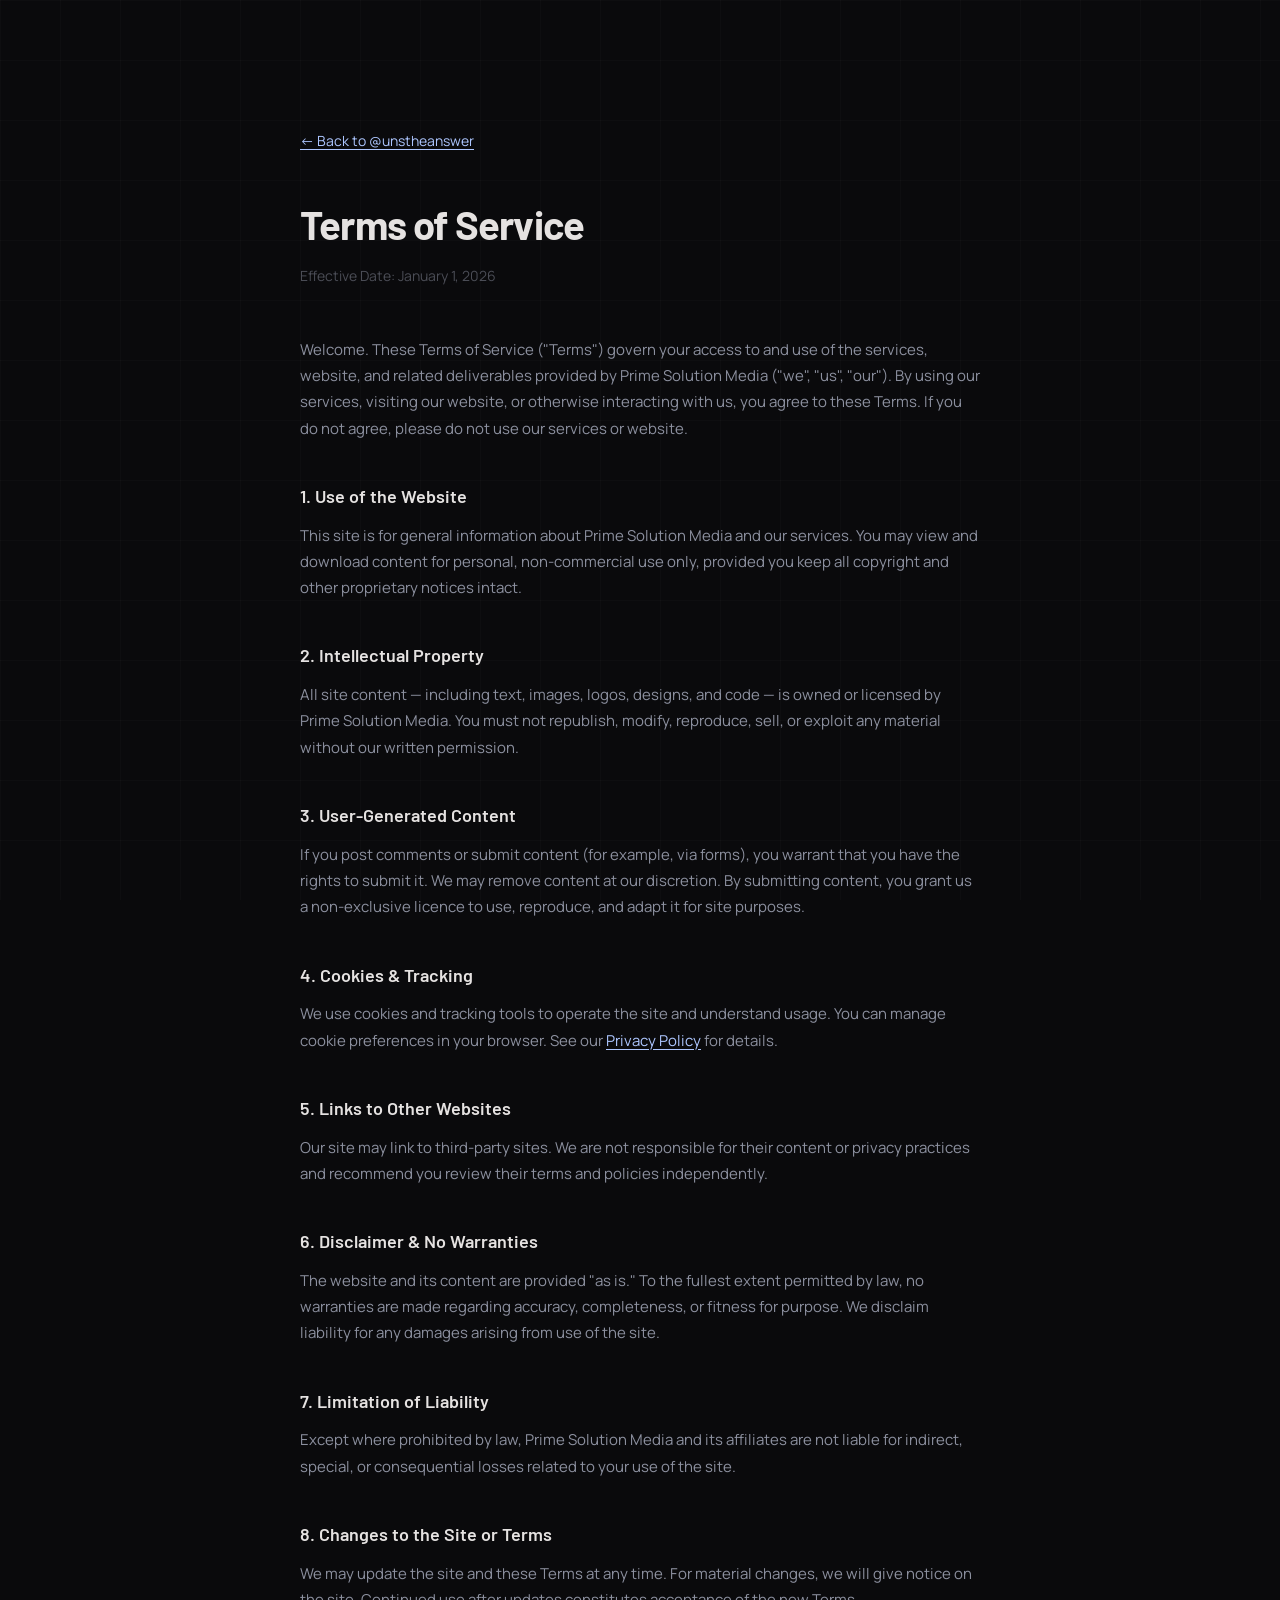
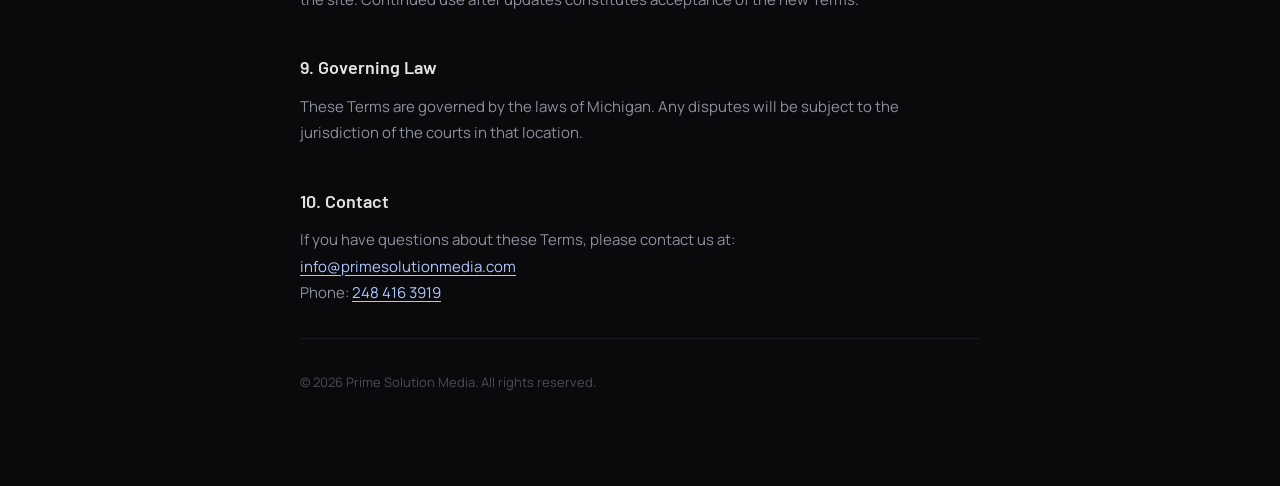
<file: terms.html>
<!DOCTYPE html>
<html lang="en">
<head>
  <meta charset="UTF-8">
  <meta name="viewport" content="width=device-width, initial-scale=1.0">
  <title>Terms of Service — @unstheanswer</title>
  <meta name="robots" content="noindex, nofollow">
  <link rel="preconnect" href="https://fonts.googleapis.com">
  <link rel="preconnect" href="https://fonts.gstatic.com" crossorigin>
  <link href="https://fonts.googleapis.com/css2?family=Inter:wght@400;500;600&family=Syne:wght@600;700&display=swap" rel="stylesheet">
  <link rel="stylesheet" href="css/style.css">
  <style>
    .legal-page {
      max-width: 760px;
      margin: 0 auto;
      padding: clamp(5rem, 10vw, 8rem) clamp(1.25rem, 4vw, 2.5rem) 5rem;
      position: relative;
      z-index: 1;
    }
    .legal-page h1 {
      font-family: var(--font-display);
      font-size: clamp(1.75rem, 4vw, 2.5rem);
      font-weight: 700;
      letter-spacing: -0.02em;
      margin-bottom: 0.5rem;
    }
    .legal-page .effective {
      font-size: 0.875rem;
      color: var(--text-muted);
      margin-bottom: 3rem;
    }
    .legal-page h2 {
      font-family: var(--font-display);
      font-size: 1.125rem;
      font-weight: 600;
      color: var(--text-primary);
      margin: 2.5rem 0 0.75rem;
    }
    .legal-page p, .legal-page li {
      font-size: 0.9375rem;
      color: var(--text-secondary);
      line-height: 1.75;
      margin-bottom: 0.75rem;
    }
    .legal-page ul {
      padding-left: 1.5rem;
      margin-bottom: 1rem;
    }
    .legal-page a {
      color: var(--accent-light);
      text-decoration: underline;
      text-underline-offset: 3px;
    }
    .legal-page a:hover {
      color: var(--text-primary);
    }
    .legal-back {
      display: inline-flex;
      align-items: center;
      gap: 0.5rem;
      font-size: 0.875rem;
      color: var(--text-muted);
      margin-bottom: 2.5rem;
      transition: color 0.25s;
    }
    .legal-back:hover { color: var(--accent-light); }
    .legal-divider {
      border: none;
      border-top: 1px solid var(--border-color);
      margin: 2rem 0;
    }
  </style>
</head>
<body>
  <div class="bg-grid"></div>

  <div class="legal-page">
    <a href="index.html" class="legal-back">&larr; Back to @unstheanswer</a>

    <h1>Terms of Service</h1>
    <p class="effective">Effective Date: January 1, 2026</p>

    <p>Welcome. These Terms of Service ("Terms") govern your access to and use of the services, website, and related deliverables provided by Prime Solution Media ("we", "us", "our"). By using our services, visiting our website, or otherwise interacting with us, you agree to these Terms. If you do not agree, please do not use our services or website.</p>

    <h2>1. Use of the Website</h2>
    <p>This site is for general information about Prime Solution Media and our services. You may view and download content for personal, non-commercial use only, provided you keep all copyright and other proprietary notices intact.</p>

    <h2>2. Intellectual Property</h2>
    <p>All site content — including text, images, logos, designs, and code — is owned or licensed by Prime Solution Media. You must not republish, modify, reproduce, sell, or exploit any material without our written permission.</p>

    <h2>3. User-Generated Content</h2>
    <p>If you post comments or submit content (for example, via forms), you warrant that you have the rights to submit it. We may remove content at our discretion. By submitting content, you grant us a non-exclusive licence to use, reproduce, and adapt it for site purposes.</p>

    <h2>4. Cookies &amp; Tracking</h2>
    <p>We use cookies and tracking tools to operate the site and understand usage. You can manage cookie preferences in your browser. See our <a href="privacy-policy.html">Privacy Policy</a> for details.</p>

    <h2>5. Links to Other Websites</h2>
    <p>Our site may link to third-party sites. We are not responsible for their content or privacy practices and recommend you review their terms and policies independently.</p>

    <h2>6. Disclaimer &amp; No Warranties</h2>
    <p>The website and its content are provided "as is." To the fullest extent permitted by law, no warranties are made regarding accuracy, completeness, or fitness for purpose. We disclaim liability for any damages arising from use of the site.</p>

    <h2>7. Limitation of Liability</h2>
    <p>Except where prohibited by law, Prime Solution Media and its affiliates are not liable for indirect, special, or consequential losses related to your use of the site.</p>

    <h2>8. Changes to the Site or Terms</h2>
    <p>We may update the site and these Terms at any time. For material changes, we will give notice on the site. Continued use after updates constitutes acceptance of the new Terms.</p>

    <h2>9. Governing Law</h2>
    <p>These Terms are governed by the laws of Michigan. Any disputes will be subject to the jurisdiction of the courts in that location.</p>

    <h2>10. Contact</h2>
    <p>If you have questions about these Terms, please contact us at:<br>
    <a href="mailto:info@primesolutionmedia.com">info@primesolutionmedia.com</a><br>
    Phone: <a href="tel:+12484163919">248 416 3919</a></p>

    <hr class="legal-divider">
    <p style="font-size:0.8125rem; color: var(--text-muted);">&copy; 2026 Prime Solution Media. All rights reserved.</p>
  </div>

  <script src="js/main.js"></script>
</body>
</html>
</file>
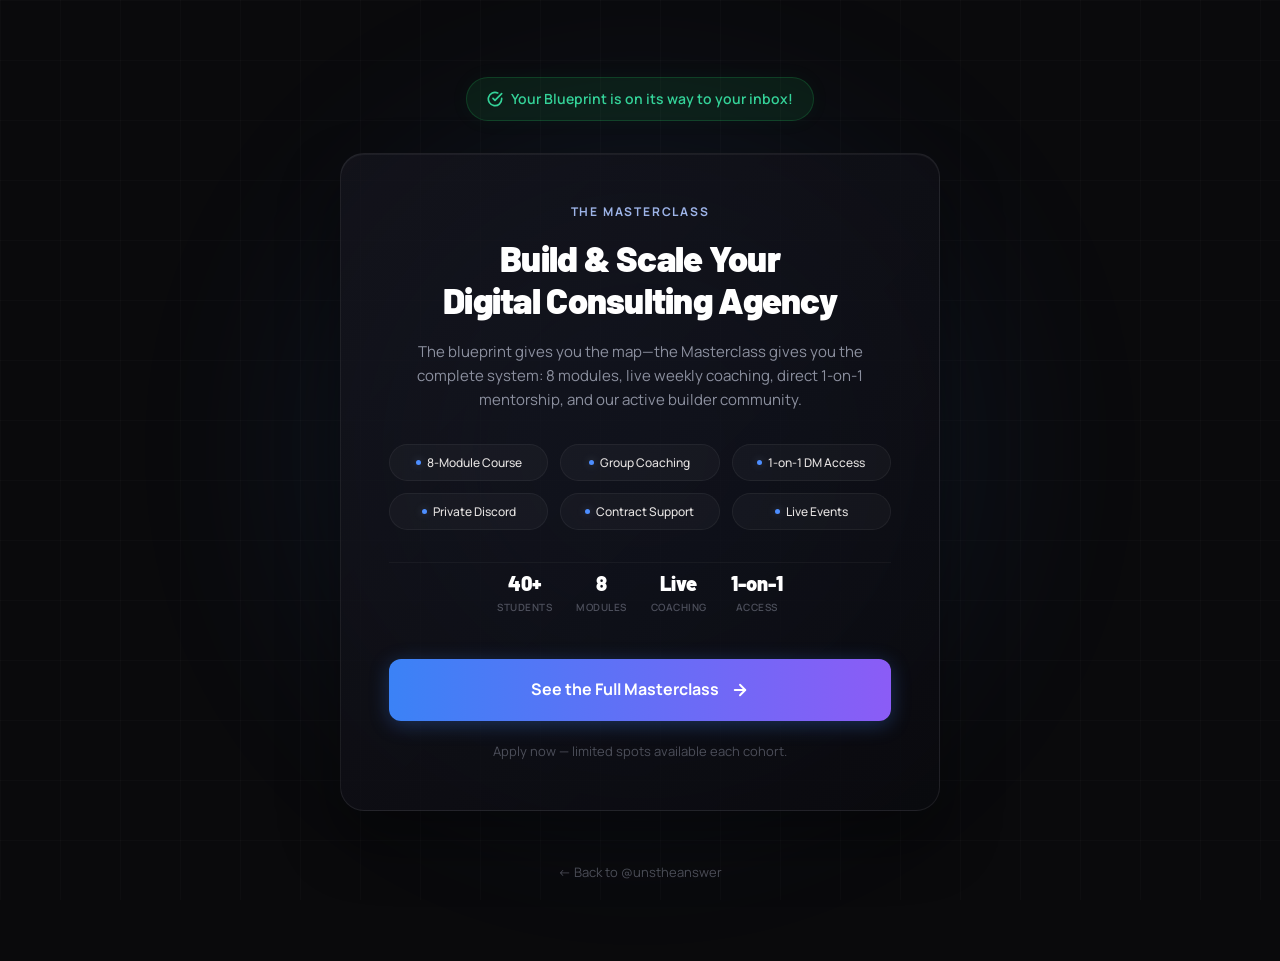
<file: thankyou-freebie.html>
<!DOCTYPE html>
<html lang="en">
<head>
  <meta charset="UTF-8">
  <meta name="viewport" content="width=device-width, initial-scale=1.0">
  <meta name="description" content="Your blueprint is on the way! Upgrade to the Masterclass today.">
  <meta name="author" content="@unstheanswer">
  <meta name="robots" content="noindex, nofollow">
  <title>Your Blueprint is on its way! — Uns The Answer</title>

  <!-- Fonts -->
  <link rel="preconnect" href="https://fonts.googleapis.com">
  <link rel="preconnect" href="https://fonts.gstatic.com" crossorigin>
  <link href="https://fonts.googleapis.com/css2?family=Inter:wght@400;500;600;700;800;900&family=Playfair+Display:ital,wght@1,400;1,500;1,600&display=swap" rel="stylesheet">
  <link rel="stylesheet" href="css/style.css">

  <style>
    /* Page-specific styling for Freebie Thank You & Masterclass Upsell */
    .tf-page {
      min-height: 100vh;
      display: flex;
      flex-direction: column;
      align-items: center;
      justify-content: center;
      position: relative;
      padding: clamp(3rem, 6vw, 6rem) 1.25rem;
    }

    .tf-success-badge {
      display: inline-flex;
      align-items: center;
      gap: 0.5rem;
      padding: 0.625rem 1.25rem;
      background: rgba(34, 197, 94, 0.1);
      border: 1px solid rgba(34, 197, 94, 0.2);
      border-radius: var(--radius-full);
      color: var(--success);
      font-size: 0.875rem;
      font-weight: 600;
      margin-bottom: 2rem;
      animation: fadeUp 0.6s var(--ease-out);
      box-shadow: 0 0 20px rgba(34, 197, 94, 0.05);
      position: relative;
      z-index: 10;
    }

    .tf-success-badge svg {
      width: 16px;
      height: 16px;
    }

    /* Glassmorphic Masterclass Card */
    .masterclass-card {
      width: 100%;
      max-width: 600px;
      background: linear-gradient(135deg, rgba(22, 22, 31, 0.7) 0%, rgba(10, 10, 15, 0.8) 100%);
      border: 1px solid rgba(255, 255, 255, 0.08);
      border-radius: var(--radius-xl);
      padding: clamp(2rem, 5vw, 3rem);
      text-align: center;
      position: relative;
      z-index: 10;
      box-shadow: 0 30px 60px rgba(0, 0, 0, 0.4), inset 0 1px 0 rgba(255, 255, 255, 0.05);
      animation: cardEntrance 0.8s var(--ease-out) both;
    }

    @keyframes cardEntrance {
      from {
        opacity: 0;
        transform: translateY(30px) scale(0.98);
      }
      to {
        opacity: 1;
        transform: translateY(0) scale(1);
      }
    }

    .mc-tag {
      font-size: 0.75rem;
      font-weight: 700;
      letter-spacing: 0.15em;
      text-transform: uppercase;
      color: var(--accent-light);
      margin-bottom: 1rem;
      opacity: 0.9;
    }

    .mc-title {
      font-family: var(--font-display);
      font-size: clamp(1.75rem, 4vw, 2.25rem);
      font-weight: 900;
      line-height: 1.15;
      letter-spacing: -0.02em;
      color: #ffffff;
      margin-bottom: 1.25rem;
    }

    /* Reduced, Punchy Paragraph as requested */
    .mc-description {
      font-size: 0.9375rem;
      line-height: 1.6;
      color: var(--text-secondary);
      margin-bottom: 2rem;
      max-width: 480px;
      margin-left: auto;
      margin-right: auto;
    }

    /* Tag Grid matching screenshot */
    .mc-bullets {
      display: grid;
      grid-template-columns: repeat(3, 1fr);
      gap: 0.75rem;
      margin-bottom: 2rem;
      list-style: none;
      padding: 0;
    }

    @media (max-width: 480px) {
      .mc-bullets {
        grid-template-columns: repeat(2, 1fr);
      }
    }

    .mc-bullet {
      background: rgba(255, 255, 255, 0.03);
      border: 1px solid rgba(255, 255, 255, 0.05);
      border-radius: var(--radius-full);
      padding: 0.5rem 0.875rem;
      font-size: 0.75rem;
      font-weight: 500;
      color: var(--text-primary);
      display: flex;
      align-items: center;
      justify-content: center;
      gap: 0.375rem;
      white-space: nowrap;
      transition: all 0.3s var(--ease-out);
    }

    .mc-bullet::before {
      content: '';
      width: 5px;
      height: 5px;
      border-radius: 50%;
      background: var(--accent);
      box-shadow: 0 0 8px var(--accent-glow-strong);
    }

    /* Trust Stats Row */
    .mc-stats {
      display: flex;
      justify-content: center;
      gap: 1.5rem;
      margin-bottom: 2.25rem;
      padding-top: 0.5rem;
      border-top: 1px solid rgba(255, 255, 255, 0.04);
      padding-bottom: 0.5rem;
    }

    @media (max-width: 480px) {
      .mc-stats {
        gap: 0.75rem;
      }
    }

    .mc-stat {
      display: flex;
      flex-direction: column;
      align-items: center;
    }

    .mc-stat__value {
      font-family: var(--font-display);
      font-size: 1.25rem;
      font-weight: 900;
      color: #ffffff;
      line-height: 1.2;
    }

    .mc-stat__label {
      font-size: 0.625rem;
      font-weight: 600;
      text-transform: uppercase;
      letter-spacing: 0.05em;
      color: var(--text-muted);
      margin-top: 0.25rem;
    }

    /* High-impact gradient button matching screenshot */
    .mc-btn {
      display: inline-flex;
      align-items: center;
      justify-content: center;
      gap: 0.75rem;
      width: 100%;
      padding: 1.125rem 2rem;
      background: linear-gradient(90deg, #3b82f6 0%, #8b5cf6 100%);
      color: #ffffff;
      font-size: 1rem;
      font-weight: 700;
      border-radius: var(--radius-md);
      transition: all 0.3s var(--ease-out);
      box-shadow: 0 4px 20px rgba(59, 130, 246, 0.3);
      position: relative;
      overflow: hidden;
      cursor: pointer;
      text-decoration: none;
    }

    .mc-btn:hover {
      transform: translateY(-2px);
      box-shadow: 0 8px 30px rgba(59, 130, 246, 0.5);
      background: linear-gradient(90deg, #2563eb 0%, #7c3aed 100%);
    }

    .mc-btn:active {
      transform: translateY(0);
    }

    .mc-btn svg {
      width: 18px;
      height: 18px;
      transition: transform 0.3s var(--ease-out);
    }

    .mc-btn:hover svg {
      transform: translateX(4px);
    }

    .mc-notice {
      font-size: 0.8125rem;
      color: var(--text-muted);
      margin-top: 1.25rem;
    }

    .tf-footer {
      position: relative;
      z-index: 10;
      margin-top: 3rem;
      text-align: center;
    }

    .tf-footer a {
      font-size: 0.8125rem;
      color: var(--text-muted);
      transition: color 0.3s var(--ease-out);
    }

    .tf-footer a:hover {
      color: var(--accent-light);
    }
  </style>
</head>
<body>

  <!-- Background Grid & Blur -->
  <div class="bg-grid"></div>
  <div class="bg-glow bg-glow--blue" style="top: 50%; left: 50%; transform: translate(-50%, -50%); opacity: 0.12;"></div>

  <main class="tf-page">

    <!-- Success Confirmation -->
    <div class="tf-success-badge">
      <svg xmlns="http://www.w3.org/2000/svg" viewBox="0 0 24 24" fill="none" stroke="currentColor" stroke-width="2.5" stroke-linecap="round" stroke-linejoin="round">
        <path d="M22 11.08V12a10 10 0 1 1-5.93-9.14"></path>
        <polyline points="22 4 12 14.01 9 11.01"></polyline>
      </svg>
      <span>Your Blueprint is on its way to your inbox!</span>
    </div>

    <!-- Upsell Card matching screenshot perfectly with reduced description text -->
    <div class="masterclass-card">
      <div class="mc-tag">The Masterclass</div>
      <h2 class="mc-title">Build &amp; Scale Your<br>Digital Consulting Agency</h2>
      
      <p class="mc-description">
        The blueprint gives you the map—the Masterclass gives you the complete system: 8 modules, live weekly coaching, direct 1-on-1 mentorship, and our active builder community.
      </p>

      <!-- Horizontal Tag Grid -->
      <ul class="mc-bullets">
        <li class="mc-bullet">8-Module Course</li>
        <li class="mc-bullet">Group Coaching</li>
        <li class="mc-bullet">1-on-1 DM Access</li>
        <li class="mc-bullet">Private Discord</li>
        <li class="mc-bullet">Contract Support</li>
        <li class="mc-bullet">Live Events</li>
      </ul>

      <!-- Stat Badges Row -->
      <div class="mc-stats">
        <div class="mc-stat">
          <span class="mc-stat__value">40+</span>
          <span class="mc-stat__label">Students</span>
        </div>
        <div class="mc-stat">
          <span class="mc-stat__value">8</span>
          <span class="mc-stat__label">Modules</span>
        </div>
        <div class="mc-stat">
          <span class="mc-stat__value">Live</span>
          <span class="mc-stat__label">Coaching</span>
        </div>
        <div class="mc-stat">
          <span class="mc-stat__value">1-on-1</span>
          <span class="mc-stat__label">Access</span>
        </div>
      </div>

      <!-- Action Button -->
      <a href="course.html" class="mc-btn">
        <span>See the Full Masterclass</span>
        <svg viewBox="0 0 24 24" fill="none" stroke="currentColor" stroke-width="2.5" stroke-linecap="round" stroke-linejoin="round">
          <line x1="5" y1="12" x2="19" y2="12"></line>
          <polyline points="12 5 19 12 12 19"></polyline>
        </svg>
      </a>

      <p class="mc-notice">Apply now — limited spots available each cohort.</p>
    </div>

    <div class="tf-footer">
      <a href="course.html">&larr; Back to @unstheanswer</a>
    </div>

  </main>

  <script src="js/main.js"></script>
</body>
</html>
</file>
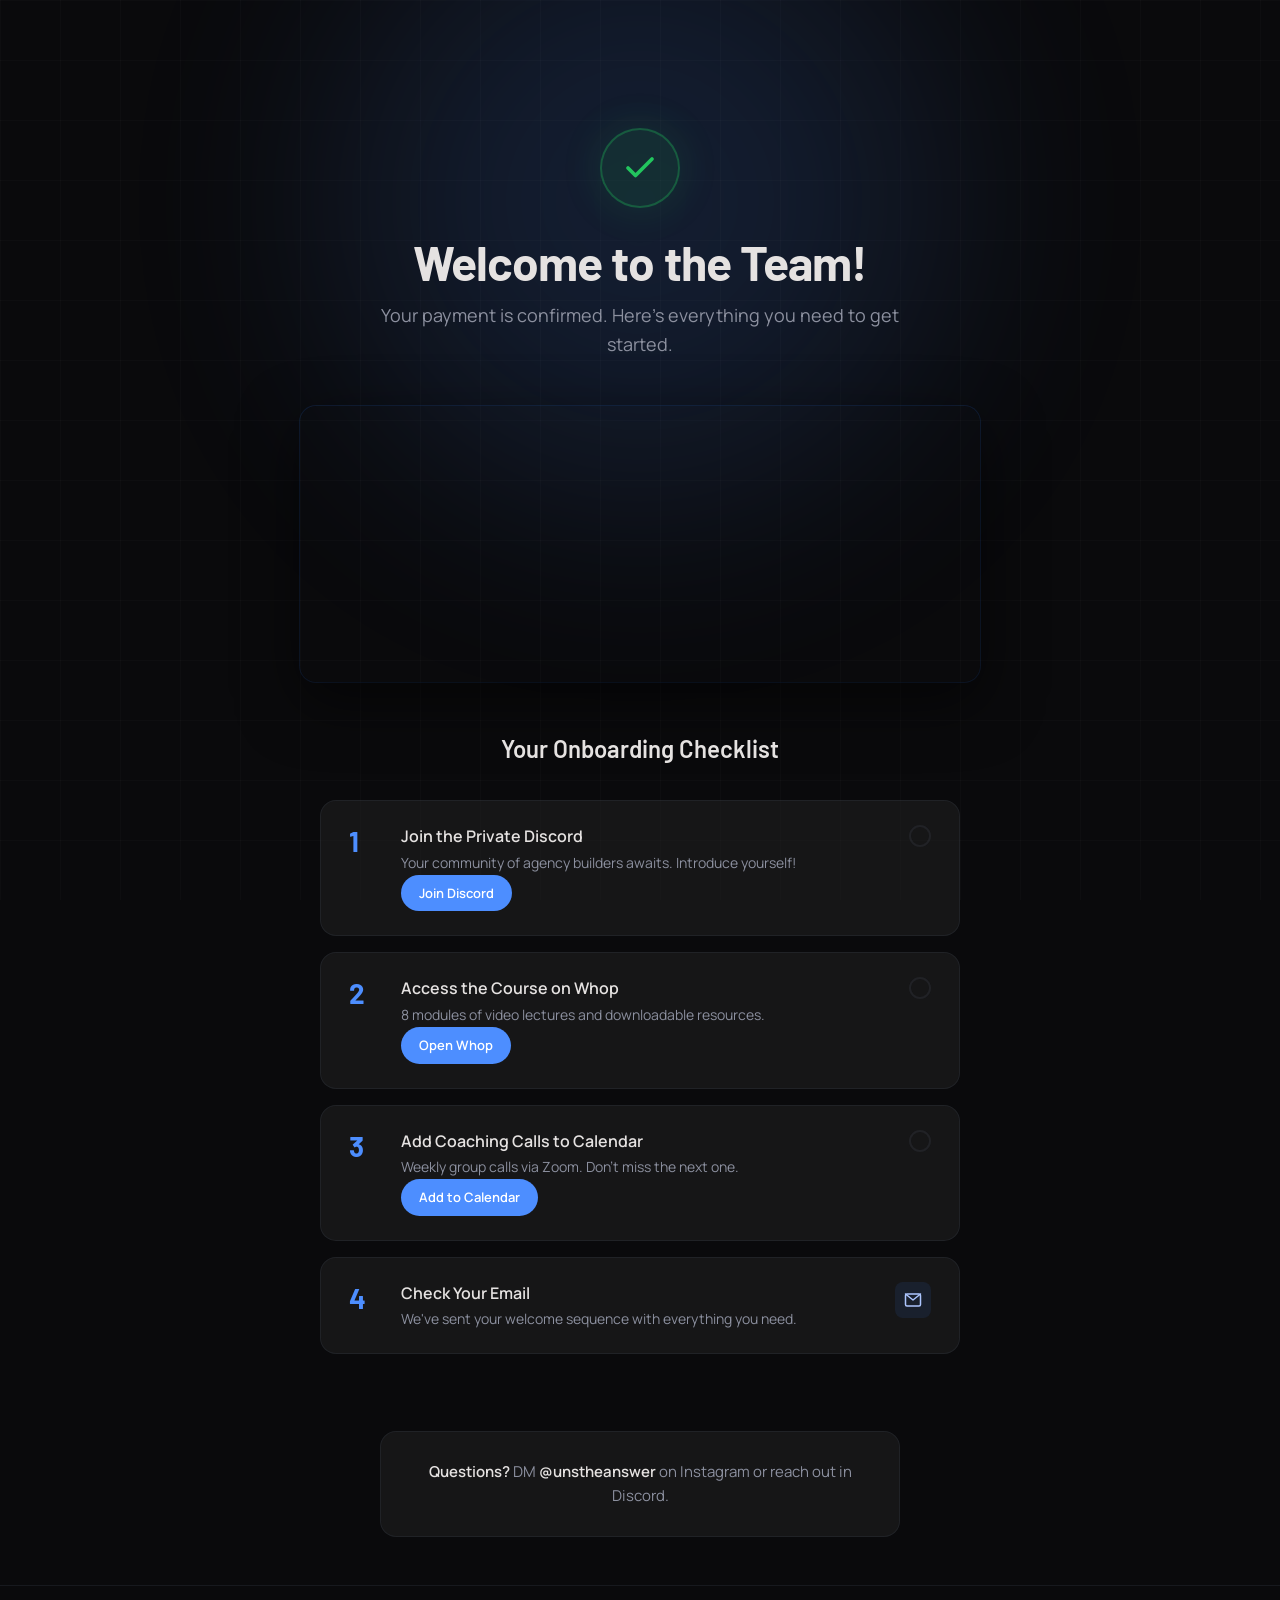
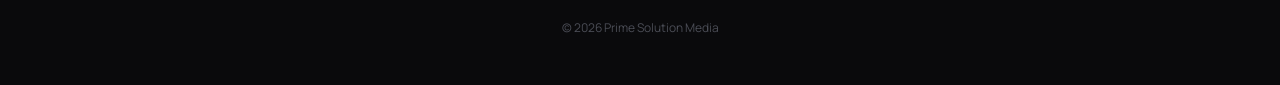
<file: thankyou.html>
<!DOCTYPE html>
<html lang="en">
<head>
  <meta charset="UTF-8">
  <meta name="viewport" content="width=device-width, initial-scale=1.0">
  <meta name="description" content="Welcome to the team! Your payment is confirmed. Get started with your onboarding.">
  <meta name="author" content="@unstheanswer">
  <meta name="robots" content="noindex, nofollow">
  <meta property="og:title" content="Welcome to the Team — Uns The Answer">
  <meta property="og:type" content="website">
  <title>Welcome to the Team — Uns The Answer</title>

  <link rel="preconnect" href="https://fonts.googleapis.com">
  <link rel="preconnect" href="https://fonts.gstatic.com" crossorigin>
  <link href="https://fonts.googleapis.com/css2?family=Space+Grotesk:wght@400;500;600;700&family=Inter:wght@400;500;600;700&display=swap" rel="stylesheet">
  <link rel="stylesheet" href="css/style.css">

  <style>
    /* Page-specific: post-purchase thank you */

    /* ---- Confetti / floating particles ---- */
    .confetti-container {
      position: fixed;
      inset: 0;
      pointer-events: none;
      z-index: 0;
      overflow: hidden;
    }

    .confetti-dot {
      position: absolute;
      border-radius: 50%;
      opacity: 0;
      animation: confettiFall linear forwards;
    }

    @keyframes confettiFall {
      0% {
        opacity: 0;
        transform: translateY(-20px) rotate(0deg) scale(0.5);
      }
      10% {
        opacity: 1;
      }
      80% {
        opacity: 0.6;
      }
      100% {
        opacity: 0;
        transform: translateY(100vh) rotate(720deg) scale(0.2);
      }
    }

    /* ---- Hero ---- */
    .ty-hero {
      text-align: center;
      padding: clamp(5rem, 10vw, 8rem) 0 clamp(2rem, 4vw, 3rem);
      position: relative;
      z-index: 10;
    }

    .ty-checkmark {
      width: 80px;
      height: 80px;
      border-radius: 50%;
      background: rgba(34, 197, 94, 0.1);
      border: 2px solid rgba(34, 197, 94, 0.3);
      display: inline-flex;
      align-items: center;
      justify-content: center;
      margin-bottom: 1.75rem;
      animation: checkPulse 2.5s ease-in-out infinite, fadeUp 0.6s var(--ease-out) both;
      box-shadow: 0 0 40px rgba(34, 197, 94, 0.15);
    }

    @keyframes checkPulse {
      0%, 100% {
        box-shadow: 0 0 30px rgba(34, 197, 94, 0.12);
      }
      50% {
        box-shadow: 0 0 60px rgba(34, 197, 94, 0.25);
      }
    }

    .ty-checkmark svg {
      width: 36px;
      height: 36px;
      color: #22c55e;
    }

    .ty-headline {
      font-family: var(--font-display);
      font-size: clamp(2rem, 5vw, 3rem);
      font-weight: 700;
      line-height: 1.1;
      letter-spacing: -0.02em;
      margin-bottom: 0.75rem;
      animation: fadeUp 0.6s var(--ease-out) 0.15s both;
    }

    .ty-subheadline {
      font-size: clamp(1rem, 2vw, 1.125rem);
      color: var(--text-secondary);
      line-height: 1.6;
      max-width: 520px;
      margin: 0 auto;
      animation: fadeUp 0.6s var(--ease-out) 0.3s both;
    }

    /* ---- Video placeholder ---- */
    .ty-video-section {
      position: relative;
      z-index: 10;
      padding-bottom: 3rem;
    }

    .ty-video-card {
      max-width: 680px;
      margin: 0 auto;
      aspect-ratio: 16 / 9;
      background: var(--bg-card);
      border: 1px solid var(--border-color);
      border-radius: var(--radius-lg);
      display: flex;
      flex-direction: column;
      align-items: center;
      justify-content: center;
      gap: 1rem;
      cursor: pointer;
      transition: all 0.4s var(--ease-out);
      position: relative;
      overflow: hidden;
    }

    .ty-video-card::before {
      content: '';
      position: absolute;
      inset: 0;
      background: radial-gradient(ellipse at center, rgba(59, 130, 246, 0.06) 0%, transparent 70%);
      pointer-events: none;
    }

    .ty-video-card:hover {
      border-color: var(--border-hover);
      box-shadow: 0 20px 60px rgba(0, 0, 0, 0.3);
      transform: translateY(-4px);
    }

    .ty-play-btn {
      width: 64px;
      height: 64px;
      border-radius: 50%;
      background: var(--accent);
      display: flex;
      align-items: center;
      justify-content: center;
      box-shadow: 0 0 30px var(--accent-glow-strong);
      transition: all 0.3s var(--ease-out);
    }

    .ty-video-card:hover .ty-play-btn {
      transform: scale(1.08);
      box-shadow: 0 0 50px var(--accent-glow-strong);
    }

    .ty-play-btn svg {
      width: 24px;
      height: 24px;
      color: #fff;
      margin-left: 3px;
    }

    .ty-video-label {
      font-size: 0.875rem;
      font-weight: 500;
      color: var(--text-secondary);
    }

    /* ---- Onboarding steps ---- */
    .ty-onboarding {
      position: relative;
      z-index: 10;
      padding-bottom: clamp(3rem, 6vw, 5rem);
    }

    .ty-onboarding-title {
      font-family: var(--font-display);
      font-size: clamp(1.25rem, 3vw, 1.5rem);
      font-weight: 600;
      text-align: center;
      margin-bottom: 2rem;
      color: var(--text-primary);
    }

    .ty-steps {
      display: flex;
      flex-direction: column;
      gap: 1rem;
      max-width: 640px;
      margin: 0 auto;
    }

    .ty-step {
      background: var(--bg-card);
      border: 1px solid var(--border-color);
      border-radius: var(--radius-lg);
      padding: 1.5rem 1.75rem;
      display: grid;
      grid-template-columns: auto 1fr auto;
      align-items: start;
      gap: 1.25rem;
      transition: all 0.4s var(--ease-out);
    }

    .ty-step:hover {
      border-color: var(--border-hover);
      background: var(--bg-card-hover);
    }

    .ty-step-number {
      font-family: var(--font-display);
      font-size: 1.75rem;
      font-weight: 700;
      color: var(--accent);
      line-height: 1;
      min-width: 32px;
      padding-top: 2px;
    }

    .ty-step-content {
      flex: 1;
    }

    .ty-step-title {
      font-size: 1rem;
      font-weight: 600;
      color: var(--text-primary);
      margin-bottom: 0.25rem;
      line-height: 1.4;
    }

    .ty-step-desc {
      font-size: 0.875rem;
      color: var(--text-secondary);
      line-height: 1.5;
    }

    .ty-step-action {
      display: flex;
      align-items: center;
      gap: 0.75rem;
      padding-top: 2px;
    }

    .ty-step-btn {
      display: inline-flex;
      align-items: center;
      gap: 0.5rem;
      padding: 0.5rem 1.125rem;
      font-size: 0.8125rem;
      font-weight: 600;
      color: #fff;
      background: var(--accent);
      border-radius: var(--radius-full);
      transition: all 0.3s var(--ease-out);
      white-space: nowrap;
      text-decoration: none;
    }

    .ty-step-btn:hover {
      background: var(--accent-hover);
      transform: translateY(-1px);
      box-shadow: 0 4px 16px var(--accent-glow);
    }

    .ty-step-check {
      width: 22px;
      height: 22px;
      border-radius: 50%;
      border: 2px solid var(--border-color);
      flex-shrink: 0;
      display: flex;
      align-items: center;
      justify-content: center;
      transition: all 0.3s var(--ease-out);
      cursor: pointer;
    }

    .ty-step:hover .ty-step-check {
      border-color: var(--accent);
    }

    .ty-step-check svg {
      width: 12px;
      height: 12px;
      color: transparent;
      transition: color 0.3s var(--ease-out);
    }

    .ty-step-check.checked {
      background: var(--accent);
      border-color: var(--accent);
    }

    .ty-step-check.checked svg {
      color: #fff;
    }

    /* Step 4 mail icon (no button) */
    .ty-step-icon {
      width: 36px;
      height: 36px;
      border-radius: var(--radius-sm);
      background: rgba(59, 130, 246, 0.1);
      display: flex;
      align-items: center;
      justify-content: center;
      flex-shrink: 0;
    }

    .ty-step-icon svg {
      width: 18px;
      height: 18px;
      color: var(--accent-light);
    }

    /* ---- Support ---- */
    .ty-support {
      position: relative;
      z-index: 10;
      text-align: center;
      padding-bottom: 3rem;
    }

    .ty-support-card {
      max-width: 520px;
      margin: 0 auto;
      background: var(--bg-card);
      border: 1px solid var(--border-color);
      border-radius: var(--radius-lg);
      padding: 1.75rem 2rem;
    }

    .ty-support-text {
      font-size: 0.9375rem;
      color: var(--text-secondary);
      line-height: 1.6;
    }

    .ty-support-text strong {
      color: var(--text-primary);
      font-weight: 600;
    }

    /* ---- Footer ---- */
    .ty-footer {
      position: relative;
      z-index: 10;
      text-align: center;
      padding: 2rem 0 3rem;
      border-top: 1px solid var(--border-color);
    }

    .ty-footer p {
      font-size: 0.75rem;
      color: var(--text-muted);
    }

    /* ---- Responsive ---- */
    @media (max-width: 640px) {
      .ty-step {
        grid-template-columns: auto 1fr;
        gap: 1rem;
        padding: 1.25rem;
      }

      .ty-step-action {
        grid-column: 2;
        padding-top: 0.5rem;
      }

      .ty-step-check {
        position: absolute;
        top: 1.25rem;
        right: 1.25rem;
      }

      .ty-step {
        position: relative;
      }
    }
  </style>
</head>
<body>

  <!-- Confetti particles -->
  <div class="confetti-container" id="confetti"></div>

  <!-- Background effects -->
  <div class="bg-grid"></div>
  <div class="bg-glow bg-glow--blue" style="top: -100px; left: 50%; transform: translateX(-50%);"></div>

  <main class="container container--narrow">

    <!-- Hero -->
    <section class="ty-hero">
      <div class="ty-checkmark">
        <svg xmlns="http://www.w3.org/2000/svg" viewBox="0 0 24 24" fill="none" stroke="currentColor" stroke-width="2.5" stroke-linecap="round" stroke-linejoin="round">
          <polyline points="20 6 9 17 4 12"></polyline>
        </svg>
      </div>
      <h1 class="ty-headline">Welcome to the Team!</h1>
      <p class="ty-subheadline">Your payment is confirmed. Here's everything you need to get started.</p>
    </section>

    <!-- Welcome video -->
    <section class="ty-video-section animate-on-scroll">
      <div style="position:relative;width:100%;max-width:680px;margin:0 auto;padding-top:38.25%;border-radius:16px;overflow:hidden;box-shadow:0 20px 60px rgba(0,0,0,0.55),0 0 0 1px rgba(59,130,246,0.15);">
        <iframe
          src="https://www.youtube.com/embed/HC3B52UJ_QI?rel=0&modestbranding=1&autoplay=1&mute=1"
          title="A message from Uns The Answer"
          allow="accelerometer; autoplay; clipboard-write; encrypted-media; gyroscope; picture-in-picture; web-share"
          allowfullscreen
          style="position:absolute;inset:0;width:100%;height:100%;border:none;">
        </iframe>
      </div>
    </section>

    <!-- Onboarding checklist -->
    <section class="ty-onboarding">
      <h2 class="ty-onboarding-title animate-on-scroll">Your Onboarding Checklist</h2>

      <div class="ty-steps stagger-children">

        <!-- Step 1 -->
        <div class="ty-step animate-on-scroll">
          <div class="ty-step-number">1</div>
          <div class="ty-step-content">
            <h3 class="ty-step-title">Join the Private Discord</h3>
            <p class="ty-step-desc">Your community of agency builders awaits. Introduce yourself!</p>
            <div class="ty-step-action">
              <a href="https://discord.gg/UuFMczCsy" target="_blank" rel="noopener noreferrer" class="ty-step-btn">Join Discord</a>
            </div>
          </div>
          <div class="ty-step-check" role="checkbox" aria-checked="false" tabindex="0" aria-label="Mark step 1 as done">
            <svg xmlns="http://www.w3.org/2000/svg" viewBox="0 0 24 24" fill="none" stroke="currentColor" stroke-width="3" stroke-linecap="round" stroke-linejoin="round">
              <polyline points="20 6 9 17 4 12"></polyline>
            </svg>
          </div>
        </div>

        <!-- Step 2 -->
        <div class="ty-step animate-on-scroll">
          <div class="ty-step-number">2</div>
          <div class="ty-step-content">
            <h3 class="ty-step-title">Access the Course on Whop</h3>
            <p class="ty-step-desc">8 modules of video lectures and downloadable resources.</p>
            <div class="ty-step-action">
              <a href="https://whop.com/the-answer-agency-accelerator/agency-accelerator-a6/" target="_blank" rel="noopener noreferrer" class="ty-step-btn">Open Whop</a>
            </div>
          </div>
          <div class="ty-step-check" role="checkbox" aria-checked="false" tabindex="0" aria-label="Mark step 2 as done">
            <svg xmlns="http://www.w3.org/2000/svg" viewBox="0 0 24 24" fill="none" stroke="currentColor" stroke-width="3" stroke-linecap="round" stroke-linejoin="round">
              <polyline points="20 6 9 17 4 12"></polyline>
            </svg>
          </div>
        </div>

        <!-- Step 3 -->
        <div class="ty-step animate-on-scroll">
          <div class="ty-step-number">3</div>
          <div class="ty-step-content">
            <h3 class="ty-step-title">Add Coaching Calls to Calendar</h3>
            <p class="ty-step-desc">Weekly group calls via Zoom. Don't miss the next one.</p>
            <div class="ty-step-action">
              <a href="https://calendarlink.com/event/Exrq3" target="_blank" rel="noopener noreferrer" class="ty-step-btn">Add to Calendar</a>
            </div>
          </div>
          <div class="ty-step-check" role="checkbox" aria-checked="false" tabindex="0" aria-label="Mark step 3 as done">
            <svg xmlns="http://www.w3.org/2000/svg" viewBox="0 0 24 24" fill="none" stroke="currentColor" stroke-width="3" stroke-linecap="round" stroke-linejoin="round">
              <polyline points="20 6 9 17 4 12"></polyline>
            </svg>
          </div>
        </div>

        <!-- Step 4 -->
        <div class="ty-step animate-on-scroll">
          <div class="ty-step-number">4</div>
          <div class="ty-step-content">
            <h3 class="ty-step-title">Check Your Email</h3>
            <p class="ty-step-desc">We've sent your welcome sequence with everything you need.</p>
          </div>
          <div class="ty-step-icon">
            <svg xmlns="http://www.w3.org/2000/svg" viewBox="0 0 24 24" fill="none" stroke="currentColor" stroke-width="2" stroke-linecap="round" stroke-linejoin="round">
              <rect x="2" y="4" width="20" height="16" rx="2"/>
              <path d="M22 4l-10 8L2 4"/>
            </svg>
          </div>
        </div>

      </div>
    </section>

    <!-- Support -->
    <section class="ty-support animate-on-scroll">
      <div class="ty-support-card">
        <p class="ty-support-text">
          <strong>Questions?</strong> DM <strong>@unstheanswer</strong> on Instagram or reach out in Discord.
        </p>
      </div>
    </section>

  </main>

  <!-- Footer -->
  <footer class="ty-footer">
    <div class="container">
      <p>&copy; 2026 Prime Solution Media</p>
    </div>
  </footer>

  <script src="js/main.js"></script>

  <script>
    /* Open Whop immediately in a new tab when page loads */
    window.open(
      'https://whop.com/checkout/3ODIdnZGyHMrkmhYNr-SxCZ-KHdT-Onkg-oNiIaGPFHiER/?funnel_id=2BB43073-90A3-4973-8BBD-937A7E1C30FA',
      '_blank',
      'noopener,noreferrer'
    );
  </script>

  <script>
    /* Confetti animation — pure CSS particles */
    (function() {
      const container = document.getElementById('confetti');
      const colors = ['#3b82f6', '#60a5fa', '#22c55e', '#a78bfa', '#f59e0b', '#f0f0f5'];
      const count = 50;

      for (let i = 0; i < count; i++) {
        const dot = document.createElement('div');
        dot.classList.add('confetti-dot');
        const size = Math.random() * 8 + 4;
        const left = Math.random() * 100;
        const delay = Math.random() * 3;
        const duration = Math.random() * 3 + 4;
        const color = colors[Math.floor(Math.random() * colors.length)];

        dot.style.width = size + 'px';
        dot.style.height = size + 'px';
        dot.style.left = left + '%';
        dot.style.top = '-10px';
        dot.style.background = color;
        dot.style.animationDuration = duration + 's';
        dot.style.animationDelay = delay + 's';

        container.appendChild(dot);
      }
    })();

    /* Interactive checkboxes on step cards */
    document.querySelectorAll('.ty-step-check').forEach(function(check) {
      check.addEventListener('click', function() {
        this.classList.toggle('checked');
        const isChecked = this.classList.contains('checked');
        this.setAttribute('aria-checked', isChecked);
      });
      check.addEventListener('keydown', function(e) {
        if (e.key === 'Enter' || e.key === ' ') {
          e.preventDefault();
          this.click();
        }
      });
    });
  </script>
</body>
</html>
</file>
<file: css/style.css>
/* ============================================
   @unstheanswer — Global Styles
   Dark Premium Theme + Blue Accent
   ============================================ */

@import url('https://fonts.googleapis.com/css2?family=Barlow:wght@700;800;900&family=Playfair+Display:ital@1&family=Manrope:wght@400;500;600;700;800&display=swap');

:root {
  /* Colors */
  --bg-primary: #0a0a0c;
  --bg-secondary: #0e0e12;
  --bg-card: rgba(42, 42, 42, 0.40);
  --bg-card-hover: rgba(55, 55, 62, 0.60);
  --bg-elevated: #1e1e2a;
  --border-color: rgba(66, 71, 84, 0.25);
  --border-hover: rgba(66, 71, 84, 0.40);

  --text-primary: #e5e2e1;
  --text-secondary: #8c909f;
  --text-muted: rgba(140, 144, 159, 0.5);

  --accent: #4d8eff;
  --accent-hover: #3b82f6;
  --accent-glow: rgba(173, 198, 255, 0.13);
  --accent-glow-strong: rgba(173, 198, 255, 0.3);
  --accent-light: #adc6ff;
  --accent-dark: #001a42;

  --success: #34d399;
  --warning: #f59e0b;

  /* Typography */
  --font-sans: 'Manrope', system-ui, sans-serif;
  --font-display: 'Barlow', sans-serif;
  --font-italic: 'Playfair Display', Georgia, serif;
  --font-mono: 'JetBrains Mono', 'Fira Code', monospace;

  /* Spacing */
  --section-padding: clamp(4rem, 8vw, 8rem);
  --container-max: 1200px;
  --container-narrow: 800px;

  /* Transitions */
  --ease-out: cubic-bezier(0.16, 1, 0.3, 1);
  --ease-in-out: cubic-bezier(0.65, 0, 0.35, 1);

  /* Radius */
  --radius-sm: 8px;
  --radius-md: 12px;
  --radius-lg: 16px;
  --radius-xl: 24px;
  --radius-full: 9999px;
}

/* Reset */
*, *::before, *::after {
  margin: 0;
  padding: 0;
  box-sizing: border-box;
}

html {
  scroll-behavior: smooth;
  -webkit-font-smoothing: antialiased;
  -moz-osx-font-smoothing: grayscale;
}

body {
  font-family: var(--font-sans);
  background: var(--bg-primary);
  color: var(--text-primary);
  line-height: 1.6;
  overflow-x: hidden;
}

a {
  color: inherit;
  text-decoration: none;
}

img {
  max-width: 100%;
  height: auto;
  display: block;
}

button {
  cursor: pointer;
  border: none;
  background: none;
  font-family: inherit;
  color: inherit;
}

/* ============================================
   Layout
   ============================================ */

.container {
  width: 100%;
  max-width: var(--container-max);
  margin: 0 auto;
  padding: 0 clamp(1.25rem, 4vw, 2.5rem);
}

.container--narrow {
  max-width: var(--container-narrow);
}

.section {
  padding: var(--section-padding) 0;
  position: relative;
}

/* ============================================
   Typography
   ============================================ */

.display-xl {
  font-family: var(--font-display);
  font-size: clamp(2.5rem, 6vw, 4.5rem);
  font-weight: 700;
  line-height: 1.05;
  letter-spacing: -0.03em;
}

.display-lg {
  font-family: var(--font-display);
  font-size: clamp(2rem, 4.5vw, 3.5rem);
  font-weight: 700;
  line-height: 1.1;
  letter-spacing: -0.02em;
}

.display-md {
  font-family: var(--font-display);
  font-size: clamp(1.5rem, 3vw, 2.25rem);
  font-weight: 600;
  line-height: 1.15;
  letter-spacing: -0.01em;
}

.text-lg {
  font-size: clamp(1.1rem, 1.5vw, 1.25rem);
  line-height: 1.6;
}

.text-md {
  font-size: 1rem;
  line-height: 1.6;
}

.text-sm {
  font-size: 0.875rem;
  line-height: 1.5;
}

.text-xs {
  font-size: 0.75rem;
  line-height: 1.4;
  letter-spacing: 0.02em;
}

.text-secondary {
  color: var(--text-secondary);
}

.text-muted {
  color: var(--text-muted);
}

.text-accent {
  color: var(--accent-light);
}

.text-gradient {
  background: linear-gradient(135deg, var(--text-primary) 0%, var(--accent-light) 100%);
  -webkit-background-clip: text;
  -webkit-text-fill-color: transparent;
  background-clip: text;
}

.label {
  display: inline-flex;
  align-items: center;
  gap: 0.5rem;
  font-size: 0.75rem;
  font-weight: 600;
  letter-spacing: 0.08em;
  text-transform: uppercase;
  color: var(--accent-light);
  margin-bottom: 1rem;
}

.label::before {
  content: '';
  width: 8px;
  height: 8px;
  border-radius: 50%;
  background: var(--accent);
  box-shadow: 0 0 12px var(--accent-glow-strong);
}

/* ============================================
   Buttons
   ============================================ */

.btn {
  display: inline-flex;
  align-items: center;
  justify-content: center;
  gap: 0.625rem;
  padding: 0.875rem 2rem;
  font-size: 0.9375rem;
  font-weight: 600;
  border-radius: var(--radius-full);
  transition: all 0.3s var(--ease-out);
  position: relative;
  overflow: hidden;
  white-space: nowrap;
}

.btn--primary {
  background: var(--accent);
  color: #fff;
  box-shadow: 0 0 20px var(--accent-glow), 0 4px 12px rgba(0, 0, 0, 0.3);
}

.btn--primary:hover {
  background: var(--accent-hover);
  box-shadow: 0 0 30px var(--accent-glow-strong), 0 8px 24px rgba(0, 0, 0, 0.4);
  transform: translateY(-2px);
}

.btn--primary:active {
  transform: translateY(0);
}

.btn--secondary {
  background: var(--bg-card);
  color: var(--text-primary);
  border: 1px solid var(--border-color);
}

.btn--secondary:hover {
  background: var(--bg-card-hover);
  border-color: var(--border-hover);
  transform: translateY(-2px);
}

.btn--ghost {
  color: var(--text-secondary);
  padding: 0.75rem 1.5rem;
}

.btn--ghost:hover {
  color: var(--text-primary);
  background: rgba(255, 255, 255, 0.04);
}

.btn--lg {
  padding: 1.125rem 2.5rem;
  font-size: 1.0625rem;
}

.btn--full {
  width: 100%;
}

.btn .btn-icon {
  width: 18px;
  height: 18px;
  transition: transform 0.3s var(--ease-out);
}

.btn:hover .btn-icon {
  transform: translateX(3px);
}

/* ============================================
   Cards
   ============================================ */

.card {
  background: var(--bg-card);
  border: 1px solid var(--border-color);
  border-radius: var(--radius-lg);
  padding: 1.75rem;
  transition: all 0.4s var(--ease-out);
}

.card:hover {
  border-color: var(--border-hover);
  background: var(--bg-card-hover);
  transform: translateY(-4px);
  box-shadow: 0 20px 40px rgba(0, 0, 0, 0.3);
}

.card--accent {
  border-color: rgba(59, 130, 246, 0.15);
  background: linear-gradient(135deg, var(--bg-card) 0%, rgba(59, 130, 246, 0.05) 100%);
}

.card--accent:hover {
  border-color: rgba(59, 130, 246, 0.3);
}

/* ============================================
   Animations
   ============================================ */

@keyframes fadeUp {
  from {
    opacity: 0;
    transform: translateY(30px);
  }
  to {
    opacity: 1;
    transform: translateY(0);
  }
}

@keyframes fadeIn {
  from { opacity: 0; }
  to { opacity: 1; }
}

@keyframes scaleIn {
  from {
    opacity: 0;
    transform: scale(0.95);
  }
  to {
    opacity: 1;
    transform: scale(1);
  }
}

@keyframes float {
  0%, 100% { transform: translateY(0); }
  50% { transform: translateY(-10px); }
}

@keyframes pulse-glow {
  0%, 100% { box-shadow: 0 0 20px var(--accent-glow); }
  50% { box-shadow: 0 0 40px var(--accent-glow-strong); }
}

@keyframes gradient-shift {
  0% { background-position: 0% 50%; }
  50% { background-position: 100% 50%; }
  100% { background-position: 0% 50%; }
}

.animate-on-scroll {
  opacity: 0;
  transform: translateY(30px);
  transition: opacity 0.6s var(--ease-out), transform 0.6s var(--ease-out);
}

.animate-on-scroll.visible {
  opacity: 1;
  transform: translateY(0);
}

/* Stagger children */
.stagger-children .animate-on-scroll:nth-child(1) { transition-delay: 0.05s; }
.stagger-children .animate-on-scroll:nth-child(2) { transition-delay: 0.1s; }
.stagger-children .animate-on-scroll:nth-child(3) { transition-delay: 0.15s; }
.stagger-children .animate-on-scroll:nth-child(4) { transition-delay: 0.2s; }
.stagger-children .animate-on-scroll:nth-child(5) { transition-delay: 0.25s; }
.stagger-children .animate-on-scroll:nth-child(6) { transition-delay: 0.3s; }
.stagger-children .animate-on-scroll:nth-child(7) { transition-delay: 0.35s; }
.stagger-children .animate-on-scroll:nth-child(8) { transition-delay: 0.4s; }

/* ============================================
   Background Effects
   ============================================ */

.bg-grid {
  position: fixed;
  inset: 0;
  background-image:
    linear-gradient(rgba(255, 255, 255, 0.02) 1px, transparent 1px),
    linear-gradient(90deg, rgba(255, 255, 255, 0.02) 1px, transparent 1px);
  background-size: 60px 60px;
  pointer-events: none;
  z-index: 0;
}

.bg-glow {
  position: fixed;
  width: 600px;
  height: 600px;
  border-radius: 50%;
  filter: blur(120px);
  opacity: 0.15;
  pointer-events: none;
  z-index: 0;
}

.bg-glow--blue {
  background: var(--accent);
  top: -200px;
  right: -200px;
}

.bg-glow--purple {
  background: #7c3aed;
  bottom: -200px;
  left: -200px;
  opacity: 0.08;
}

/* ============================================
   Forms
   ============================================ */

.input {
  width: 100%;
  padding: 0.875rem 1.25rem;
  background: var(--bg-secondary);
  border: 1px solid var(--border-color);
  border-radius: var(--radius-md);
  color: var(--text-primary);
  font-family: var(--font-sans);
  font-size: 0.9375rem;
  transition: all 0.3s var(--ease-out);
  outline: none;
}

.input:focus {
  border-color: var(--accent);
  box-shadow: 0 0 0 3px var(--accent-glow);
}

.input::placeholder {
  color: var(--text-muted);
}

.form-group {
  display: flex;
  gap: 0.75rem;
}

/* ============================================
   Utilities
   ============================================ */

.flex { display: flex; }
.flex-col { flex-direction: column; }
.items-center { align-items: center; }
.justify-center { justify-content: center; }
.justify-between { justify-content: space-between; }
.gap-1 { gap: 0.25rem; }
.gap-2 { gap: 0.5rem; }
.gap-3 { gap: 0.75rem; }
.gap-4 { gap: 1rem; }
.gap-6 { gap: 1.5rem; }
.gap-8 { gap: 2rem; }
.text-center { text-align: center; }
.mx-auto { margin-left: auto; margin-right: auto; }
.mt-1 { margin-top: 0.25rem; }
.mt-2 { margin-top: 0.5rem; }
.mt-3 { margin-top: 0.75rem; }
.mt-4 { margin-top: 1rem; }
.mt-6 { margin-top: 1.5rem; }
.mt-8 { margin-top: 2rem; }
.mb-2 { margin-bottom: 0.5rem; }
.mb-4 { margin-bottom: 1rem; }
.mb-6 { margin-bottom: 1.5rem; }
.relative { position: relative; }
.z-10 { z-index: 10; }

.grid {
  display: grid;
  gap: 1.5rem;
}

.grid-2 { grid-template-columns: repeat(2, 1fr); }
.grid-3 { grid-template-columns: repeat(3, 1fr); }

/* ============================================
   Responsive
   ============================================ */

@media (max-width: 768px) {
  .grid-2, .grid-3 {
    grid-template-columns: 1fr;
  }

  .form-group {
    flex-direction: column;
  }

  .hide-mobile {
    display: none;
  }
}

@media (max-width: 480px) {
  .btn--lg {
    padding: 1rem 2rem;
    font-size: 1rem;
  }
}

/* ============================================
   Scrollbar
   ============================================ */

::-webkit-scrollbar {
  width: 6px;
}

::-webkit-scrollbar-track {
  background: var(--bg-primary);
}

::-webkit-scrollbar-thumb {
  background: var(--bg-elevated);
  border-radius: 3px;
}

::-webkit-scrollbar-thumb:hover {
  background: var(--text-muted);
}

/* Selection */
::selection {
  background: var(--accent);
  color: #fff;
}
</file>
